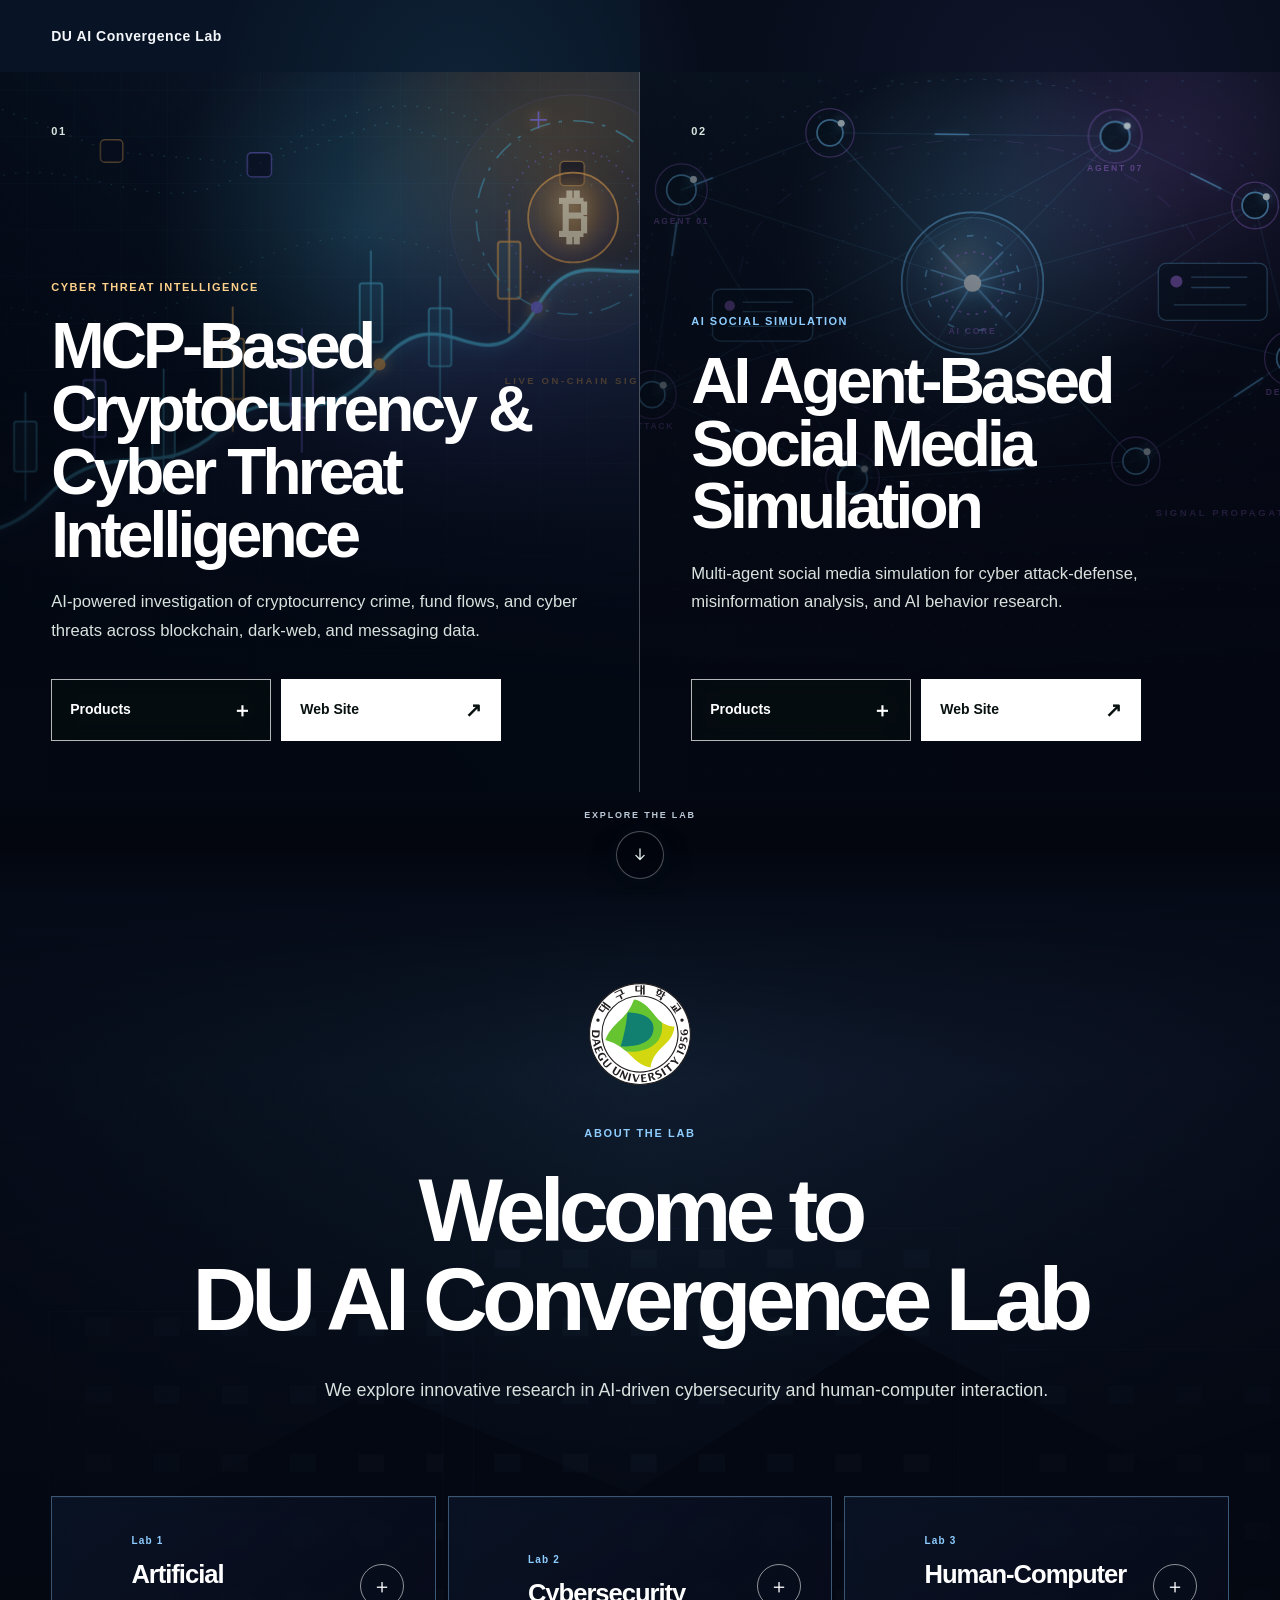
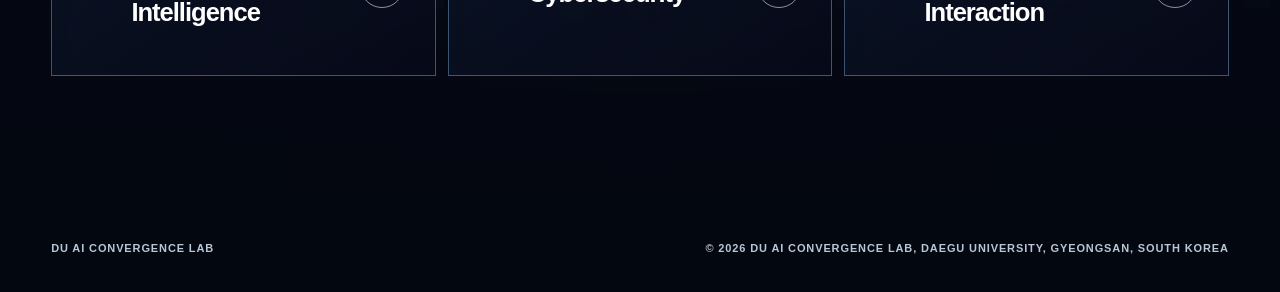
<file: index.html>
<!doctype html>
<html lang="en">
  <head>
    <meta charset="utf-8" />
    <meta name="viewport" content="width=device-width, initial-scale=1" />
    <meta
      name="description"
      content="Main page showcasing our research areas, products, and lab information."
    />
    <meta name="theme-color" content="#07110f" />

    <title>DU AI Convergence Lab</title>

    <link rel="icon" href="assets/Daegu_Univ_Logo.svg" type="image/svg+xml" />
    <link rel="stylesheet" href="styles.css?v=20260820-12" />
  </head>

  <body class="home-page">
    <a class="skip-link" href="#main-content">Skip to main content</a>

    <!-- 상단바 -->
    <header class="site-header">
      <a class="site-label" href="index.html" aria-label="Main page">
        <span>DU AI Convergence Lab</span>
      </a>

    </header>

    <main id="main-content">
      <h1 class="visually-hidden">Featured research areas and lab information</h1>
      <section class="featured-sites" aria-label="Featured research areas">
        <article
          class="featured-card"
          data-research-visual="crypto"
        >
          <div class="research-visual research-visual--crypto" aria-hidden="true">
            <svg viewBox="0 0 1000 900" preserveAspectRatio="xMidYMid slice">
              <defs>
                <pattern id="crypto-grid" width="54" height="54" patternUnits="userSpaceOnUse">
                  <path d="M54 0H0V54" fill="none" stroke="currentColor" opacity=".12" />
                </pattern>
                <linearGradient id="crypto-area" x1="0" y1="0" x2="0" y2="1">
                  <stop stop-color="#5ad7ff" stop-opacity=".3" />
                  <stop offset=".58" stop-color="#8b7cff" stop-opacity=".14" />
                  <stop offset="1" stop-color="#8b7cff" stop-opacity="0" />
                </linearGradient>
                <radialGradient id="crypto-coin" cx="45%" cy="38%" r="65%">
                  <stop stop-color="#fff4cf" stop-opacity=".34" />
                  <stop offset=".5" stop-color="#ffb85c" stop-opacity=".16" />
                  <stop offset="1" stop-color="#a86cff" stop-opacity=".03" />
                </radialGradient>
              </defs>

              <g class="visual-depth visual-depth--far">
                <rect width="1000" height="900" fill="url(#crypto-grid)" />
                <g class="crypto-ledger-lines">
                  <path d="M70 180C205 92 302 234 430 140S650 52 792 150 930 86 1015 20" />
                  <path d="M-20 330C135 250 220 375 355 290S590 205 720 278 890 220 1030 128" />
                  <path d="M120 72 260 126 430 140 575 92 792 150 915 94" />
                </g>
                <g class="crypto-blocks">
                  <rect x="56" y="164" width="28" height="28" rx="5" />
                  <rect x="247" y="112" width="26" height="26" rx="5" />
                  <rect x="417" y="127" width="28" height="28" rx="5" />
                  <rect x="779" y="137" width="28" height="28" rx="5" />
                  <rect x="902" y="81" width="26" height="26" rx="5" />
                </g>
              </g>

              <g class="visual-depth visual-depth--mid">
                <path
                  class="crypto-chart__area"
                  d="M-45 560C55 545 110 602 185 525S312 515 385 447 495 465 570 372 690 412 752 306 866 344 1040 176V680H-45Z"
                  fill="url(#crypto-area)"
                />
                <path
                  class="crypto-chart__line"
                  pathLength="100"
                  d="M-45 560C55 545 110 602 185 525S312 515 385 447 495 465 570 372 690 412 752 306 866 344 1040 176"
                />
                <path
                  class="crypto-chart__runner"
                  pathLength="100"
                  d="M-45 560C55 545 110 602 185 525S312 515 385 447 495 465 570 372 690 412 752 306 866 344 1040 176"
                />
                <g class="crypto-candles">
                  <g style="--delay: -1.1s"><line x1="160" y1="404" x2="160" y2="530" /><rect x="147" y="438" width="26" height="58" rx="3" /></g>
                  <g style="--delay: -2.8s"><line x1="240" y1="355" x2="240" y2="490" /><rect x="227" y="390" width="26" height="66" rx="3" /></g>
                  <g style="--delay: -.5s"><line x1="320" y1="377" x2="320" y2="520" /><rect x="307" y="412" width="26" height="68" rx="3" /></g>
                  <g style="--delay: -2.1s"><line x1="400" y1="305" x2="400" y2="450" /><rect x="387" y="342" width="26" height="70" rx="3" /></g>
                  <g style="--delay: -3.4s"><line x1="480" y1="330" x2="480" y2="474" /><rect x="467" y="365" width="26" height="69" rx="3" /></g>
                  <g style="--delay: -1.7s"><line x1="560" y1="240" x2="560" y2="386" /><rect x="547" y="278" width="26" height="68" rx="3" /></g>
                  <g style="--delay: -3s"><line x1="640" y1="270" x2="640" y2="414" /><rect x="627" y="307" width="26" height="67" rx="3" /></g>
                  <g style="--delay: -.9s"><line x1="720" y1="193" x2="720" y2="336" /><rect x="707" y="230" width="26" height="66" rx="3" /></g>
                </g>
              </g>

              <g class="visual-depth visual-depth--near">
                <g class="crypto-coin-rings">
                  <circle class="crypto-coin__aura" cx="794" cy="202" r="142" />
                  <circle class="crypto-coin__orbit crypto-coin__orbit--outer" cx="794" cy="202" r="112" />
                  <circle class="crypto-coin__orbit crypto-coin__orbit--inner" cx="794" cy="202" r="78" />
                  <circle class="crypto-coin__face" cx="794" cy="202" r="52" fill="url(#crypto-coin)" />
                </g>
                <text class="crypto-coin__symbol" x="794" y="225" text-anchor="middle">₿</text>
                <g class="crypto-sparks">
                  <path d="M930 225v30M915 240h30" />
                  <path d="M754 80v18M745 89h18" />
                  <circle cx="570" cy="372" r="6" />
                  <circle cx="752" cy="306" r="6" />
                </g>
                <g class="visual-meta">
                  <text x="715" y="395">LIVE ON-CHAIN SIGNAL</text>
                </g>
              </g>
            </svg>
          </div>
          <span class="featured-card__shade" aria-hidden="true"></span>

          <span class="featured-card__number">01</span>
          <div class="featured-card__content">
            <span class="featured-card__category">CYBER THREAT INTELLIGENCE</span>
            <strong>MCP-Based Cryptocurrency &amp; Cyber Threat Intelligence</strong>
            <span class="featured-card__description">
              AI-powered investigation of cryptocurrency crime, fund flows, and
              cyber threats across blockchain, dark-web, and messaging data.
            </span>
            <span class="featured-card__actions">
              <button
                class="featured-card__action featured-card__action--product"
                type="button"
                data-product-modal="hyun-woo"
              >
                Products
                <span aria-hidden="true">＋</span>
              </button>
              <!-- 웹사이트 주소 -->
              <a class="featured-card__action" href="https://racwoo.com/">
                Web Site
                <span aria-hidden="true">↗</span>
              </a>
            </span>
          </div>
        </article>

        <article
          class="featured-card"
          data-research-visual="agents"
        >
          <div class="research-visual research-visual--agents" aria-hidden="true">
            <svg viewBox="0 0 1000 900" preserveAspectRatio="xMidYMid slice">
              <defs>
                <pattern id="agent-dots" width="42" height="42" patternUnits="userSpaceOnUse">
                  <circle cx="2" cy="2" r="1.7" fill="currentColor" opacity=".14" />
                </pattern>
                <radialGradient id="agent-core" cx="42%" cy="35%" r="68%">
                  <stop stop-color="#e7f7ff" stop-opacity=".3" />
                  <stop offset=".46" stop-color="#78c8ff" stop-opacity=".13" />
                  <stop offset="1" stop-color="#b57dff" stop-opacity=".03" />
                </radialGradient>
              </defs>

              <g class="visual-depth visual-depth--far">
                <rect width="1000" height="900" fill="url(#agent-dots)" />
                <g class="agent-orbits">
                  <ellipse cx="515" cy="278" rx="382" ry="236" />
                  <ellipse cx="515" cy="278" rx="270" ry="166" />
                  <ellipse cx="515" cy="278" rx="170" ry="104" />
                </g>
              </g>

              <g class="visual-depth visual-depth--mid">
                <g class="agent-edges agent-edges--base">
                  <path d="M515 278 178 170M515 278 350 104M515 278 680 108M515 278 842 188M515 278 885 365M515 278 704 484M515 278 376 505M515 278 144 407" />
                  <path d="M178 170 350 104 680 108 842 188 885 365 704 484 376 505 144 407Z" />
                  <path d="M178 170 376 505M350 104 704 484M680 108 144 407M842 188 376 505" />
                </g>
                <g class="agent-edges agent-edges--flow">
                  <path pathLength="100" d="M515 278 178 170M515 278 350 104M515 278 680 108M515 278 842 188M515 278 885 365M515 278 704 484M515 278 376 505M515 278 144 407" />
                  <path pathLength="100" d="M178 170 350 104 680 108 842 188 885 365 704 484 376 505 144 407Z" />
                </g>
              </g>

              <g class="visual-depth visual-depth--near">
                <g class="agent-wave-field">
                  <circle cx="515" cy="278" r="82" />
                  <circle cx="515" cy="278" r="82" style="--delay: -2.2s" />
                </g>
                <g class="agent-core">
                  <circle class="agent-core__aura" cx="515" cy="278" r="76" fill="url(#agent-core)" />
                  <circle class="agent-core__orbit" cx="515" cy="278" r="55" />
                  <circle class="agent-core__ring" cx="515" cy="278" r="36" />
                  <circle class="agent-core__dot" cx="515" cy="278" r="10" />
                  <text x="515" y="337" text-anchor="middle">AI CORE</text>
                </g>
                <g class="agent-nodes">
                  <g class="agent-node" style="--delay: -.4s"><circle class="agent-node__halo" cx="178" cy="170" r="30" /><circle cx="178" cy="170" r="17" /><circle class="agent-node__status" cx="192" cy="158" r="4" /><text x="178" y="210" text-anchor="middle">AGENT 01</text></g>
                  <g class="agent-node" style="--delay: -2.3s"><circle class="agent-node__halo" cx="350" cy="104" r="28" /><circle cx="350" cy="104" r="15" /><circle class="agent-node__status" cx="363" cy="93" r="4" /></g>
                  <g class="agent-node" style="--delay: -1.1s"><circle class="agent-node__halo" cx="680" cy="108" r="31" /><circle cx="680" cy="108" r="17" /><circle class="agent-node__status" cx="694" cy="96" r="4" /><text x="680" y="148" text-anchor="middle">AGENT 07</text></g>
                  <g class="agent-node" style="--delay: -3.1s"><circle class="agent-node__halo" cx="842" cy="188" r="27" /><circle cx="842" cy="188" r="15" /><circle class="agent-node__status" cx="855" cy="178" r="4" /></g>
                  <g class="agent-node" style="--delay: -1.8s"><circle class="agent-node__halo" cx="885" cy="365" r="32" /><circle cx="885" cy="365" r="18" /><circle class="agent-node__status" cx="900" cy="353" r="4" /><text x="885" y="407" text-anchor="middle">DEFENSE</text></g>
                  <g class="agent-node" style="--delay: -.8s"><circle class="agent-node__halo" cx="704" cy="484" r="28" /><circle cx="704" cy="484" r="15" /><circle class="agent-node__status" cx="717" cy="473" r="4" /></g>
                  <g class="agent-node" style="--delay: -2.7s"><circle class="agent-node__halo" cx="376" cy="505" r="31" /><circle cx="376" cy="505" r="17" /><circle class="agent-node__status" cx="390" cy="493" r="4" /></g>
                  <g class="agent-node" style="--delay: -1.5s"><circle class="agent-node__halo" cx="144" cy="407" r="28" /><circle cx="144" cy="407" r="15" /><circle class="agent-node__status" cx="157" cy="396" r="4" /><text x="144" y="447" text-anchor="middle">ATTACK</text></g>
                </g>
                <g class="agent-post agent-post--one">
                  <rect x="730" y="255" width="126" height="66" rx="9" />
                  <circle cx="751" cy="276" r="7" />
                  <path d="M768 271h65M768 283h45M748 303h84" />
                </g>
                <g class="agent-post agent-post--two">
                  <rect x="214" y="285" width="116" height="60" rx="9" />
                  <circle cx="234" cy="304" r="6" />
                  <path d="M249 300h58M249 311h40M232 328h75" />
                </g>
                <g class="visual-meta">
                  <text x="727" y="548">SIGNAL PROPAGATION</text>
                </g>
              </g>
            </svg>
          </div>
          <span class="featured-card__shade" aria-hidden="true"></span>

          <span class="featured-card__number">02</span>
          <div class="featured-card__content">
            <span class="featured-card__category">AI SOCIAL SIMULATION</span>
            <strong>AI Agent-Based Social Media Simulation</strong>
            <span class="featured-card__description">
              Multi-agent social media simulation for cyber attack-defense,
              misinformation analysis, and AI behavior research.
            </span>
            <span class="featured-card__actions">
              <button
                class="featured-card__action featured-card__action--product"
                type="button"
                data-product-modal="ji-young"
              >
                Products
                <span aria-hidden="true">＋</span>
              </button>
              <!-- 웹사이트 2 주소 -->
              <a class="featured-card__action" href="https://numguri.com/">
                Web Site
                <span aria-hidden="true">↗</span>
              </a>
            </span>
          </div>
        </article>
      </section>

      <!-- ==========================================================
        PRODUCT MODAL / 제품 소개

        제품명과 설명은 아래 product-item 안의 문구를 교체하세요.
        영상 파일은 assets/videos 폴더에 넣고 source의 src와 이름을 맞추세요.
        카테고리를 추가하려면 product-category(details) 묶음을 복사하면 됩니다.
      =========================================================== -->
      <dialog
        class="product-modal"
        data-product-dialog
        data-theme="crypto"
        aria-labelledby="product-modal-title"
        aria-describedby="product-modal-description"
      >
        <div class="product-modal__shell">
          <header class="product-modal__header">
            <div class="product-modal__visual" aria-hidden="true">
              <span class="product-modal__visual-grid"></span>
              <span class="product-modal__visual-orbit"></span>
              <span class="product-modal__visual-core"></span>
              <span class="product-modal__visual-signal"></span>
            </div>
            <div class="product-modal__header-copy">
              <div class="product-modal__meta">
                <p class="product-modal__eyebrow" data-product-modal-eyebrow>
                  DIGITAL ASSET INTELLIGENCE
                </p>
                <span class="product-modal__count" data-product-modal-count>02 PRODUCTS</span>
              </div>
              <h2 id="product-modal-title" data-product-modal-title>Products</h2>
              <p class="product-modal__lead" id="product-modal-description">
                Explore each platform through its core capabilities, system overview,
                and working demonstration.
              </p>
              <div class="product-modal__stats" aria-label="Product suite summary">
                <span>
                  <strong data-product-modal-focus></strong>
                </span>
              </div>
            </div>
            <button class="product-modal__close" type="button" data-product-close aria-label="Close products">
              <span aria-hidden="true">×</span>
            </button>
          </header>

          <div class="product-modal__body">
            <!-- 가상자산 및 사이버 위협 인텔리전스 제품 목록 -->
            <section class="product-set" data-product-set="hyun-woo" data-product-theme="crypto" aria-label="Cryptocurrency and cyber threat intelligence product list">
              <details class="product-category" open>
                <summary id="crypto-product-01-title">
                  <span class="product-category__heading">
                    <span>Integrated Cryptocurrency and Cyber Threat Intelligence Platform</span>
                  </span>
                  <span class="product-category__toggle" aria-hidden="true">＋</span>
                </summary>
                <div class="product-category__content">
                  <article class="product-item" aria-labelledby="crypto-product-01-title">
                    <div class="product-item__copy">
                      <ul class="product-item__tags" aria-label="Key capabilities">
                        <li>On-chain Intelligence</li>
                        <li>Knowledge Graph</li>
                        <li>Digital Forensics</li>
                      </ul>
                      <p>
                        This platform integrates and analyzes data scattered across the dark web, encrypted messaging services, social media, and blockchain networks to uncover connections between cryptocurrency-related crime and cyber threats. Users can monitor dark web crawling activity and search collected URLs, cryptocurrency addresses, email addresses, and messaging accounts. The platform also provides real-time visibility into data collection across channels such as Telegram, Session, and SafeW.

It traces transaction relationships and potential cross-chain links involving major cryptocurrencies, including Bitcoin and TRON. Using on-chain intelligence, the platform visualizes fund flows and connections among criminal organizations, exchanges, and wallet addresses. Data from the dark web, messaging services, social media, and blockchain networks is consolidated into a unified knowledge graph, while large language models (LLMs) identify key entities and analyze significant relationships within each case.

The platform can also collect wallet addresses, transaction records, relevant applications, and other cryptocurrency-related artifacts from seized or otherwise acquired cold wallets, computers, and digital devices. These findings can then be correlated with on-chain analysis results. When a case is registered through the agent console, the platform automatically performs the associated data collection, tracing, and analysis workflows, reducing the time and repetitive work required for investigations.

The platform can be used for cryptocurrency crime investigations, anti-money laundering and fund tracing, digital forensics, cyber threat intelligence, and the analysis of connections between criminal organizations.

                      </p>
                    </div>
                    <div class="product-video">
                      <video controls preload="none" playsinline poster="assets/placeholders/product-demo-crypto.svg" aria-label="Cryptocurrency and cyber threat intelligence platform demo video">
                        <source src="assets/videos/hyunwoo_video2.mp4" type="video/mp4" />
                        Your browser does not support video playback.
                      </video>
                      <p class="product-video__caption">
                        <span>PRODUCT DEMO</span>
                        <span class="product-video__status"><i aria-hidden="true"></i> VIDEO</span>
                      </p>
                    </div>
                  </article>
                </div>
              </details>

              <details class="product-category">
                <summary id="crypto-product-02-title">
                  <span class="product-category__heading">
                    <span>MCP- and AI Agent–Powered Platform for Automated Cryptocurrency Threat Analysis</span>
                  </span>
                  <span class="product-category__toggle" aria-hidden="true">＋</span>
                </summary>
                <div class="product-category__content">
                  <article class="product-item" aria-labelledby="crypto-product-02-title">
                    <div class="product-item__copy">
                      <ul class="product-item__tags" aria-label="Key capabilities">
                        <li>MCP Orchestration</li>
                        <li>Cross-chain Tracing</li>
                        <li>LLM Analysis</li>
                      </ul>
                      <p>
                        This AI-powered threat analysis platform connects dark web crawlers, encrypted messaging services, cryptocurrency tracing engines, on-chain intelligence, and knowledge graph analytics through MCP-based modules. Users can monitor data collected from the dark web and channels such as Telegram, Session, and SafeW, while accessing consolidated information on suspicious accounts and cryptocurrency addresses.

The cryptocurrency tracing module tracks transaction flows and connections between addresses across major blockchains, including Bitcoin and TRON. It also visualizes clusters of high-risk addresses and indicators of cross-chain asset movements. The module analyzes fund-obfuscation patterns such as Split, Peel, and Merge, in which funds are distributed across multiple addresses or later recombined, to identify potential money laundering activity and indirect transaction routes. Using on-chain intelligence, users can access label data associated with threat groups such as the Lazarus Group, along with information on related wallets and exchanges. An LLM then identifies the most relevant indicators and relationships for each case.

Data collected from the dark web, encrypted messaging services, social media, and blockchain networks is integrated into a unified knowledge graph. Users can ask the LLM to analyze key nodes and their relationships, while the agent console automatically handles case-specific data collection, asset tracing, relationship analysis, and result organization.

The platform can be used for cryptocurrency crime investigations, cyber threat intelligence, fund-flow tracing, criminal network analysis, and digital asset risk monitoring.

                      </p>
                    </div>
                    <div class="product-video">
                      <video controls preload="none" playsinline poster="assets/placeholders/product-demo-crypto.svg" aria-label="MCP and AI agent threat analysis platform demo video">
                        <source src="assets/videos/hyunwoo_video1.mp4" type="video/mp4" />
                        Your browser does not support video playback.
                      </video>
                      <p class="product-video__caption">
                        <span>PRODUCT DEMO</span>
                        <span class="product-video__status"><i aria-hidden="true"></i> VIDEO</span>
                      </p>
                    </div>
                  </article>
                </div>
              </details>
            </section>

            <!-- AI 에이전트 기반 소셜미디어 시뮬레이션 제품 목록 -->
            <section class="product-set" data-product-set="ji-young" data-product-theme="agents" aria-label="AI agent-based social media simulation product list" hidden>
              <details class="product-category" open>
                <summary id="agents-product-01-title">
                  <span class="product-category__heading">
                    <span>XRange: An AI Agent-Based Social Media Attack–Defense Simulation Platform</span>
                  </span>
                  <span class="product-category__toggle" aria-hidden="true">＋</span>
                </summary>
                <div class="product-category__content">
                  <article class="product-item" aria-labelledby="agents-product-01-title">
                    <div class="product-item__copy">
                      <ul class="product-item__tags" aria-label="Key capabilities">
                        <li>Attack–Defense</li>
                        <li>Real-time Agents</li>
                        <li>Content Moderation</li>
                      </ul>
                      <p>
                        XRange is a social media simulation platform that recreates user and AI agent activity, content spread, and interactions in a realistic SNS environment. It supports posting, quoting, reposting, likes, follows, search, and profiles — letting you watch AI criminal and investigator agents generate content and react in real time.

The admin console manages account and agent status with unified access to posts, media, and behavior logs. Suspensions and reinstatements, post moderation, admin action records, and attack–defense round progress are all tracked, keeping large multi-agent experiments running stably.

Useful for cybercrime response training, misinformation and opinion-spread analysis, AI agent behavior validation, and social media threat scenario research.
                      </p>
                    </div>
                    <div class="product-video">
                      <video controls preload="none" playsinline poster="assets/placeholders/product-demo-agents.svg" aria-label="XRange simulation platform demo video">
                        <source src="assets/videos/jiyoung_video1.mp4" type="video/mp4" />
                        Your browser does not support video playback.
                      </video>
                      <p class="product-video__caption">
                        <span>PRODUCT DEMO</span>
                        <span class="product-video__status"><i aria-hidden="true"></i> VIDEO</span>
                      </p>
                    </div>
                  </article>
                </div>
              </details>

              <details class="product-category">
                <summary id="agents-product-02-title">
                  <span class="product-category__heading">
                    <span>XRange Unified Account &amp; Agent Management System</span>
                  </span>
                  <span class="product-category__toggle" aria-hidden="true">＋</span>
                </summary>
                <div class="product-category__content">
                  <article class="product-item" aria-labelledby="agents-product-02-title">
                    <div class="product-item__copy">
                      <ul class="product-item__tags" aria-label="Key capabilities">
                        <li>Account Operations</li>
                        <li>Audit Logs</li>
                        <li>Bulk Control</li>
                      </ul>
                      <p>
                        An administrator system for centrally managing the many platform accounts and AI agents running in a social media simulation environment. You can review each account's linked agent, visibility scope, post and follower counts, and operational status, then suspend, reinstate, or delete accounts individually or in bulk.

Agent roles, personalities, creation dates, and running states are all visible on a single screen, and agents no longer in use once an experiment ends can be selected and deleted in batches. Before deletion, the system explains the scope of impact, warns that the action is irreversible, and records the reason for each action — preventing operational mistakes and keeping a clear audit trail.

Useful for running large-scale AI agent experiments, managing virtual accounts, organizing research data, and providing administrative control over social media simulation environments.
                      </p>
                    </div>
                    <div class="product-video">
                      <video controls preload="none" playsinline poster="assets/placeholders/product-demo-agents.svg" aria-label="Account and agent management system demo video">
                        <source src="assets/videos/jiyoung_video2.mp4" type="video/mp4" />
                        Your browser does not support video playback.
                      </video>
                      <p class="product-video__caption">
                        <span>PRODUCT DEMO</span>
                        <span class="product-video__status"><i aria-hidden="true"></i> VIDEO</span>
                      </p>
                    </div>
                  </article>
                </div>
              </details>
              <details class="product-category">
                <summary id="agents-product-03-title">
                  <span class="product-category__heading">
                    <span>Multi-Persona AI Social Behavior Simulation System</span>
                  </span>
                  <span class="product-category__toggle" aria-hidden="true">＋</span>
                </summary>
                <div class="product-category__content">
                  <article class="product-item" aria-labelledby="agents-product-03-title">
                    <div class="product-item__copy">
                      <ul class="product-item__tags" aria-label="Key capabilities">
                        <li>Persona Engine</li>
                        <li>Behavior Simulation</li>
                        <li>Experiment Analytics</li>
                      </ul>
                      <p>
                        A simulation system for creating AI agents with different ages, occupations, interests, personalities, and social media habits, then testing how they behave in a virtual social media environment. Personas can be configured manually or generated at random, with control over tone of voice, use of profanity, activity level, attitude toward others, behavioral tendencies, and image-posting probability.

After selecting the agents for an experiment, you set the run duration, round interval, image generation, forced login, and activity conditions to launch a multi-agent run. Agents autonomously post, comment, like, quote, repost, and follow, with the results visible directly in the platform feed.

Once an experiment ends, you can review participating accounts, generated posts, content exposure, behavior logs, and each agent's decision output by round. Useful for AI persona behavior validation, content diffusion research, misinformation countermeasure experiments, social media user response analysis, and cyber attack–defense scenario evaluation.
                      </p>
                    </div>
                    <div class="product-video">
                      <video controls preload="none" playsinline poster="assets/placeholders/product-demo-agents.svg" aria-label="Multi-persona AI simulation system demo video">
                        <source src="assets/videos/jiyoung_video3.mp4" type="video/mp4" />
                        Your browser does not support video playback.
                      </video>
                      <p class="product-video__caption">
                        <span>PRODUCT DEMO</span>
                        <span class="product-video__status"><i aria-hidden="true"></i> VIDEO</span>
                      </p>
                    </div>
                  </article>
                </div>
              </details>
            </section>
          </div>
        </div>
      </dialog>

      <!--
        PROFESSOR MODAL / 교수별 소개
        1. 교수 사진은 professor-profile__photo 안의 img src 경로를 교체하세요.
        2. 교수별 Projects, Publications, Patents 항목은 해당 카드 안에서 수정하세요.
        3. 교수 프로필을 추가할 때는 버튼과 professor-profile article을 함께 복사하세요.
      -->
      <dialog
        class="product-modal professor-modal"
        id="professor-dialog"
        data-professor-dialog
        data-theme="professor"
        aria-labelledby="professor-1-name"
        aria-describedby="professor-1-description"
      >
        <div class="professor-modal__shell">
          <button
            class="product-modal__close professor-modal__close"
            type="button"
            data-professor-close
            aria-label="교수 소개 닫기"
          >
            ×
          </button>

          <article
            class="professor-profile"
            data-professor-profile="professor-1"
            aria-labelledby="professor-1-name"
          >
            <header class="professor-profile__hero">
              <div class="professor-profile__identity">
                <h2 id="professor-1-name">Jiyeon Kim</h2>
                <p class="professor-profile__description" id="professor-1-description">
                  Daegu University, Dept. of Computer Engineering
                </p>
              </div>

              <figure class="professor-profile__photo">
                <img
                  src="assets/images/kimjy.jpg"
                  alt="교수 1 사진"
                  width="800"
                  height="1000"
                />
              </figure>
            </header>

            <div class="professor-profile__body">
              <section class="professor-category-grid" aria-label="교수 1 연구 실적">
                <details class="professor-category professor-category--projects">
                  <summary class="professor-category__summary">
                    <span>01</span>
                    <div>
                      <h3>Projects</h3>
                    </div>
                    <span class="professor-category__toggle" aria-hidden="true"></span>
                  </summary>
                  <div class="professor-category__content">
                    <ol class="professor-project-list">
                      <li class="professor-project">
                        <p class="professor-project__period">
                          <time datetime="2023-04">2023.04.</time>
                          <span aria-hidden="true">—</span>
                          <time datetime="2025-12">2025.12.</time>
                        </p>
                        <h4>
                          Development of Active Dark Web Intelligence Collection, Analysis, and
                          Tracking Technologies for Crime Prevention
                        </h4>
                        <p class="professor-project__funding">
                          <span>Funded by</span>
                          <strong>Korean National Police Agency</strong>
                        </p>
                      </li>

                      <li class="professor-project">
                        <p class="professor-project__period">
                          <time datetime="2023-06">2023.06.</time>
                          <span aria-hidden="true">—</span>
                          <time datetime="2023-12">2023.12.</time>
                        </p>
                        <h4>
                          Strategies to Strengthen Information Security Capabilities and Improve
                          Institutional Evaluations for Public Agencies under the Ministry of
                          Science and ICT
                        </h4>
                        <p class="professor-project__funding">
                          <span>Funded by</span>
                          <strong>Ministry of Science and ICT</strong>
                        </p>
                      </li>

                      <li class="professor-project">
                        <p class="professor-project__period">
                          <time datetime="2023-04">2023.04.</time>
                          <span aria-hidden="true">—</span>
                          <time datetime="2023-10">2023.10.</time>
                        </p>
                        <h4>
                          Research on Cloud Security and Zero Trust Strategies for Korea's Public
                          Sector
                        </h4>
                        <p class="professor-project__funding">
                          <span>Funded by</span>
                          <strong>National Security Research Institute (NSR)</strong>
                        </p>
                      </li>

                      <li class="professor-project">
                        <p class="professor-project__period">
                          <time datetime="2022-09">2022.09.</time>
                          <span aria-hidden="true">—</span>
                          <time datetime="2022-11">2022.11.</time>
                        </p>
                        <h4>
                          A Mid- to Long-Term Development Plan for Information Security Education
                          Centers and Gifted Education Programs
                        </h4>
                        <p class="professor-project__funding">
                          <span>Funded by</span>
                          <strong>Korea Education and Research Information Service (KERIS)</strong>
                        </p>
                      </li>

                      <li class="professor-project">
                        <p class="professor-project__period">
                          <time datetime="2022-03">2022.03.</time>
                          <span aria-hidden="true">—</span>
                          <time datetime="2022-11">2022.11.</time>
                        </p>
                        <h4>Confidential Research Project</h4>
                        <p class="professor-project__funding">
                          <span>Funded by</span>
                          <strong>Supreme Prosecutors' Office</strong>
                        </p>
                      </li>

                      <li class="professor-project">
                        <p class="professor-project__period">
                          <time datetime="2022-04">2022.04.</time>
                          <span aria-hidden="true">—</span>
                          <time datetime="2022-10">2022.10.</time>
                        </p>
                        <h4>
                          Analysis of U.S. Public-Sector Cloud Security Strategies and Technology
                          Architecture Trends
                        </h4>
                        <p class="professor-project__funding">
                          <span>Funded by</span>
                          <strong>National Security Research Institute (NSR)</strong>
                        </p>
                      </li>

                      <li class="professor-project">
                        <p class="professor-project__period">
                          <time datetime="2022-04">2022.04.</time>
                          <span aria-hidden="true">—</span>
                          <time datetime="2022-09">2022.09.</time>
                        </p>
                        <h4>
                          Cloud Migration Consulting and Guidance Development for Educational and
                          Administrative Institutions
                        </h4>
                        <p class="professor-project__funding">
                          <span>Funded by</span>
                          <strong>Ministry of Education</strong>
                        </p>
                      </li>

                      <li class="professor-project">
                        <p class="professor-project__period">
                          <time datetime="2018-06">2018.06.</time>
                          <span aria-hidden="true">—</span>
                          <time datetime="2021-11">2021.11.</time>
                        </p>
                        <h4>Development of a Performance-Metrics-Based Cloud Intrusion Detection System</h4>
                        <p class="professor-project__funding">
                          <span>Funded by</span>
                          <strong>National Research Foundation of Korea (NRF)</strong>
                        </p>
                      </li>

                      <li class="professor-project">
                        <p class="professor-project__period">
                          <time datetime="2021-04">2021.04.</time>
                          <span aria-hidden="true">—</span>
                          <time datetime="2021-11">2021.11.</time>
                        </p>
                        <h4>Confidential Research Project</h4>
                        <p class="professor-project__funding">
                          <span>Funded by</span>
                          <strong>Supreme Prosecutors' Office</strong>
                        </p>
                      </li>

                      <li class="professor-project">
                        <p class="professor-project__period">
                          <time datetime="2021-04">2021.04.</time>
                          <span aria-hidden="true">—</span>
                          <time datetime="2021-10">2021.10.</time>
                        </p>
                        <h4>Research on Software Verification Methods for Cloud Operating Environments</h4>
                        <p class="professor-project__funding">
                          <span>Funded by</span>
                          <strong>National Security Research Institute (NSR)</strong>
                        </p>
                      </li>
                    </ol>
                  </div>
                </details>

                <details class="professor-category professor-category--publications">
                  <summary class="professor-category__summary">
                    <span>02</span>
                    <div>
                      <h3>Publications</h3>
                    </div>
                    <span class="professor-category__toggle" aria-hidden="true"></span>
                  </summary>
                  <div class="professor-category__content">
                    <section
                      class="professor-publication-group"
                      aria-labelledby="professor-1-international-publications"
                    >
                      <header class="professor-publication-group__heading">
                        <span>INTERNATIONAL</span>
                        <h4 id="professor-1-international-publications">
                          International Publications
                        </h4>
                      </header>

                      <ol class="professor-publication-list">
                        <li class="professor-publication">
                          <p class="professor-publication__authors">Sol-Kyu Park and Jiyeon Kim</p>
                          <h5>
                            <a
                              href="https://ieeexplore.ieee.org/abstract/document/11535799"
                              target="_blank"
                              rel="noreferrer"
                            >
                              Development of a Traffic Fingerprinting-Based Hidden Service Access
                              Identification System for Dark Web Drug Investigations
                              <span aria-hidden="true">↗</span>
                            </a>
                          </h5>
                          <p class="professor-publication__details">
                            <cite>IEEE Access</cite>
                            <span>Vol. 14</span>
                            <span>pp. 81323–81351</span>
                            <time datetime="2026-05">May 2026</time>
                            <span class="professor-publication__impact">IF 3.6</span>
                          </p>
                        </li>

                        <li class="professor-publication">
                          <p class="professor-publication__authors">Jin Gyeong Kim and Jiyeon Kim</p>
                          <h5>
                            <a
                              href="https://journals.plos.org/plosone/article?id=10.1371/journal.pone.0344470"
                              target="_blank"
                              rel="noreferrer"
                            >
                              Hybrid Text Mining Models for Investigative Keyword Expansion on
                              Child Sexual Abuse in the Dark Web
                              <span aria-hidden="true">↗</span>
                            </a>
                          </h5>
                          <p class="professor-publication__details">
                            <cite>PLOS ONE</cite>
                            <span>Vol. 21, No. 5</span>
                            <span>pp. 1–21</span>
                            <time datetime="2026-05">May 2026</time>
                            <span class="professor-publication__impact">IF 2.9</span>
                          </p>
                        </li>

                        <li class="professor-publication">
                          <p class="professor-publication__authors">Dong-Won Kang and Jiyeon Kim</p>
                          <h5>
                            <a
                              href="https://ieeexplore.ieee.org/document/11366852"
                              target="_blank"
                              rel="noreferrer"
                            >
                              Identification of Criminal Networks via External Identifier-Based
                              Clustering on the Dark Web
                              <span aria-hidden="true">↗</span>
                            </a>
                          </h5>
                          <p class="professor-publication__details">
                            <cite>IEEE Access</cite>
                            <span>Vol. 14</span>
                            <span>pp. 15394–15413</span>
                            <time datetime="2026-01">January 2026</time>
                            <span class="professor-publication__impact">IF 3.6</span>
                          </p>
                        </li>

                        <li class="professor-publication">
                          <p class="professor-publication__authors">
                            Eun-Young Park, Hyeon-Woo Lee, and Jiyeon Kim
                          </p>
                          <h5>
                            <a
                              href="https://ieeexplore.ieee.org/abstract/document/11363471"
                              target="_blank"
                              rel="noreferrer"
                            >
                              Hybrid GNN-Based Link Prediction Model for Identifying Drug-Related
                              Organized Crime Groups on Twitter
                              <span aria-hidden="true">↗</span>
                            </a>
                          </h5>
                          <p class="professor-publication__details">
                            <cite>IEEE Access</cite>
                            <span>Vol. 14</span>
                            <span>pp. 15044–15063</span>
                            <time datetime="2026-01">January 2026</time>
                            <span class="professor-publication__impact">IF 3.6</span>
                          </p>
                        </li>

                        <li class="professor-publication">
                          <p class="professor-publication__authors">
                            Hyeon-Woo Lee, Su-Bin Lee, and Jiyeon Kim
                          </p>
                          <h5>
                            <a
                              href="https://www.mdpi.com/2079-9292/15/1/162"
                              target="_blank"
                              rel="noreferrer"
                            >
                              Development of Crawling and Knowledge Graph Technologies for
                              Tracking Organized Sexual Offenses on Social Media X
                              <span aria-hidden="true">↗</span>
                            </a>
                          </h5>
                          <p class="professor-publication__details">
                            <cite>Electronics</cite>
                            <span>Vol. 15, No. 1, Article 162</span>
                            <span>pp. 1–41</span>
                            <time datetime="2026-01">January 2026</time>
                            <span class="professor-publication__impact">IF 2.6</span>
                          </p>
                        </li>

                        <li class="professor-publication">
                          <p class="professor-publication__authors">
                            Da-Sol Kim, Jin-Woo Shin, and Dong-Won Kang
                          </p>
                          <h5>
                            <a
                              href="https://ieeexplore.ieee.org/document/11391049"
                              target="_blank"
                              rel="noreferrer"
                            >
                              A Comparative Security Analysis of Storage-Integrated Web
                              Applications in Heterogeneous Cloud Environments
                              <span aria-hidden="true">↗</span>
                            </a>
                          </h5>
                          <p class="professor-publication__details">
                            <cite>Proceedings of IEEE SNAMS 2025</cite>
                            <span>pp. 30–37</span>
                            <span>Vienna, Austria</span>
                            <time datetime="2025-11">November 2025</time>
                          </p>
                        </li>
                      </ol>
                    </section>

                    <section
                      class="professor-publication-group professor-publication-group--domestic"
                      aria-labelledby="professor-1-domestic-publications"
                    >
                      <header class="professor-publication-group__heading">
                        <span>DOMESTIC</span>
                        <h4 id="professor-1-domestic-publications">Domestic Publications</h4>
                      </header>
                      <ol class="professor-publication-list">
                        <li class="professor-publication">
                          <p class="professor-publication__authors">
                            Hyeon-Woo Lee, Eun-Young Park, Sooncheol Kim, and Jiyeon Kim
                          </p>
                          <h5>
                            <a
                              href="https://www.kci.go.kr/kciportal/ci/sereArticleSearch/ciSereArtiView.kci?sereArticleSearchBean.artiId=ART003305223"
                              target="_blank"
                              rel="noreferrer"
                            >
                              A GNN-Based Bitcoin Mixing Detection Method via Subgraph Generation of Mixing Transactions
                              <span aria-hidden="true">↗</span>
                            </a>
                          </h5>
                          <p class="professor-publication__details">
                            <cite>Journal of The Korea Society of Computer and Information</cite>
                            <span>Vol. 31, No. 2</span>
                            <span>pp. 139–151</span>
                            <time datetime="2026-02">February 2026</time>
                            <span>NRF Indexed Journal</span>
                            <span class="professor-publication__impact">KCI</span>
                          </p>
                        </li>
                        <li class="professor-publication">
                          <p class="professor-publication__authors">
                            Jinwoo Shin, Dong-Won Kang, and Jiyeon Kim
                          </p>
                          <h5>
                            <a
                              href="https://www.kci.go.kr/kciportal/mobile/ci/sereArticleSearch/ciSereArtiView.kci?sereArticleSearchBean.artiId=ART003280518"
                              target="_blank"
                              rel="noreferrer"
                            >
                              Machine Learning-Based Application-Layer Network Fingerprinting for Dark Web Criminal Service Classification
                              <span aria-hidden="true">↗</span>
                            </a>
                          </h5>
                          <p class="professor-publication__details">
                            <cite>Journal of The Korea Society of Computer and Information</cite>
                            <span>Vol. 30, No. 12</span>
                            <span>pp. 195–204</span>
                            <time datetime="2025-12">December 2025</time>
                            <span>NRF Indexed Journal</span>
                            <span class="professor-publication__impact">KCI</span>
                          </p>
                        </li>
                        <li class="professor-publication">
                          <p class="professor-publication__authors">
                            Jin-Gyeong Kim, Eun-Young Park, Da-Sol Kim, Cho-Won Kim, and Jiyeon Kim
                          </p>
                          <h5>
                            <a
                              href="https://koreascience.kr/article/JAKO202431953052886.page"
                              target="_blank"
                              rel="noreferrer"
                            >
                              Development of a Model for Identifying Drug Organizations and Their Scale through Tweet Clustering
                              <span aria-hidden="true">↗</span>
                            </a>
                          </h5>
                          <p class="professor-publication__details">
                            <cite>Journal of The Korea Society of Computer and Information</cite>
                            <span>Vol. 29, No. 10</span>
                            <span>pp. 207–218</span>
                            <time datetime="2024-10">October 2024</time>
                            <span>NRF Indexed Journal</span>
                            <span class="professor-publication__impact">KCI</span>
                          </p>
                        </li>
                        <li class="professor-publication">
                          <p class="professor-publication__authors">
                            Eun-Young Park, Jiyeon Kim, and Chang-Hoon Kim
                          </p>
                          <h5>
                            <a
                              href="https://www.dbpia.co.kr/pdf/pdfView.do?nodeId=NODE11722653&amp;googleIPSandBox=false&amp;mark=0&amp;ipRange=false&amp;b2cLoginYN=false&amp;isPDFSizeAllowed=true&amp;accessgl=Y&amp;language=ko_KR&amp;hasTopBanner=true"
                              target="_blank"
                              rel="noreferrer"
                            >
                              A Tracking Method of Same Drug Sales Accounts through Similarity Analysis of Instagram Profiles and Posts
                              <span aria-hidden="true">↗</span>
                            </a>
                          </h5>
                          <p class="professor-publication__details">
                            <cite>Journal of The Korea Society of Computer and Information</cite>
                            <span>Vol. 29, No. 2</span>
                            <span>pp. 109–118</span>
                            <time datetime="2024-02">February 2024</time>
                            <span>NRF Indexed Journal</span>
                            <span class="professor-publication__impact">KCI</span>
                          </p>
                        </li>
                        <li class="professor-publication">
                          <p class="professor-publication__authors">
                            Kyeong-Hyun Cho, Jae-Han Cho, Hyeon-Woo Lee, and Jiyeon Kim
                          </p>
                          <h5>
                            <a
                              href="https://www.kci.go.kr/kciportal/ci/sereArticleSearch/ciSereArtiView.kci?sereArticleSearchBean.artiId=ART002951688"
                              target="_blank"
                              rel="noreferrer"
                            >
                              Design and Forensic Analysis of a Zero Trust Model for Amazon S3
                              <span aria-hidden="true">↗</span>
                            </a>
                          </h5>
                          <p class="professor-publication__details">
                            <cite>Journal of The Korea Institute of Information Security and Cryptology</cite>
                            <span>Vol. 33, No. 2</span>
                            <span>pp. 295–303</span>
                            <time datetime="2023-04">April 2023</time>
                            <span>NRF Indexed Journal</span>
                            <span class="professor-publication__impact">KCI</span>
                          </p>
                        </li>
                        <li class="professor-publication">
                          <p class="professor-publication__authors">
                            Jae Han Cho, Jae Min Park, Tae Hyeop Kim, Seung Wook Lee, and Jiyeon Kim
                          </p>
                          <h5>
                            <a
                              href="https://www.kci.go.kr/kciportal/ci/sereArticleSearch/ciSereArtiView.kci?sereArticleSearchBean.artiId=ART002945802"
                              target="_blank"
                              rel="noreferrer"
                            >
                              Machine Learning-Based Detection of HTTP DoS Attacks for Cloud Web Applications
                              <span aria-hidden="true">↗</span>
                            </a>
                          </h5>
                          <p class="professor-publication__details">
                            <cite>Smart Media Journal</cite>
                            <span>Vol. 12, No. 2</span>
                            <span>pp. 66–75</span>
                            <time datetime="2023-03">March 2023</time>
                            <span>NRF Indexed Journal</span>
                            <span class="professor-publication__impact">KCI</span>
                          </p>
                        </li>
                      </ol>
                    </section>
                  </div>
                </details>

                <details class="professor-category professor-category--patents">
                  <summary class="professor-category__summary">
                    <span>03</span>
                    <div>
                      <h3>Patents</h3>
                    </div>
                    <span class="professor-category__toggle" aria-hidden="true"></span>
                  </summary>
                  <div class="professor-category__content">
                    <ol class="professor-patent-list">
                      <li class="professor-patent">
                        <header class="professor-patent__header">
                          <span class="professor-patent__status professor-patent__status--granted">Granted</span>
                          <time datetime="2026-06-19">June 19, 2026</time>
                        </header>
                        <p class="professor-patent__inventors">
                          Eun-Young Park, Jiyeon Kim, and Chang-Hoon Kim
                        </p>
                        <h4>Method for Tracking Identical Drug Distribution Accounts through Similarity Analysis of Instagram Profiles and Posts</h4>
                        <dl class="professor-patent__numbers">
                          <div>
                            <dt>Registration No.</dt>
                            <dd>10-2981812</dd>
                          </div>
                          <div>
                            <dt>Application No.</dt>
                            <dd>10-2023-0196037</dd>
                          </div>
                        </dl>
                      </li>
                      <li class="professor-patent">
                        <header class="professor-patent__header">
                          <span class="professor-patent__status professor-patent__status--applied">Applied</span>
                          <time datetime="2024-09-09">September 9, 2024</time>
                        </header>
                        <p class="professor-patent__inventors">
                          Hyeon-Woo Lee, Su-Bin Lee, Jiyeon Kim, and Chang-Hoon Kim
                        </p>
                        <h4>System and Method for Tracking Sexual Offense Organizations on Social Media</h4>
                        <dl class="professor-patent__numbers">
                          <div>
                            <dt>Application No.</dt>
                            <dd>10-2024-0122502</dd>
                          </div>
                        </dl>
                      </li>
                      <li class="professor-patent">
                        <header class="professor-patent__header">
                          <span class="professor-patent__status professor-patent__status--applied">Applied</span>
                          <time datetime="2024-08-27">August 27, 2024</time>
                        </header>
                        <p class="professor-patent__inventors">
                          Jin Gyeong Kim, Jiyeon Kim, and Chang-Hoon Kim
                        </p>
                        <h4>System and Method for Collecting Child Sexual Abuse Clues on the Dark Web</h4>
                        <dl class="professor-patent__numbers">
                          <div>
                            <dt>Application No.</dt>
                            <dd>10-2024-0114836</dd>
                          </div>
                        </dl>
                      </li>
                      <li class="professor-patent">
                        <header class="professor-patent__header">
                          <span class="professor-patent__status professor-patent__status--applied">Applied</span>
                          <time datetime="2024-06-20">June 20, 2024</time>
                        </header>
                        <p class="professor-patent__inventors">
                          Dong-Won Kang, Jiyeon Kim, and Chang-Hoon Kim
                        </p>
                        <h4>Method for Collecting Content from Dark Websites</h4>
                        <dl class="professor-patent__numbers">
                          <div>
                            <dt>Application No.</dt>
                            <dd>10-2024-0080318</dd>
                          </div>
                        </dl>
                      </li>
                      <li class="professor-patent">
                        <header class="professor-patent__header">
                          <span class="professor-patent__status professor-patent__status--applied">Applied</span>
                          <time datetime="2024-02-26">February 26, 2024</time>
                        </header>
                        <p class="professor-patent__inventors">
                          Jin Gyeong Kim, Eun-Young Park, Jae-Min Park, Hyeon-Woo Lee, and Jiyeon Kim
                        </p>
                        <h4>DEVS-Based Digital Twin Modeling System for Smart Door Locks and Simulation Method Using the Same</h4>
                        <dl class="professor-patent__numbers">
                          <div>
                            <dt>Application No.</dt>
                            <dd>10-2024-0027175</dd>
                          </div>
                        </dl>
                      </li>
                      <li class="professor-patent">
                        <header class="professor-patent__header">
                          <span class="professor-patent__status professor-patent__status--granted">Granted</span>
                          <time datetime="2024-01-30">January 30, 2024</time>
                        </header>
                        <p class="professor-patent__inventors">Jiyeon Kim et al.</p>
                        <h4>Methods and Apparatus for Cost-Effective Real-Time Simulation in a Cloud-Native Environment</h4>
                        <dl class="professor-patent__numbers">
                          <div>
                            <dt>Registration No.</dt>
                            <dd>10-2633046</dd>
                          </div>
                        </dl>
                      </li>
                      <li class="professor-patent">
                        <header class="professor-patent__header">
                          <span class="professor-patent__status professor-patent__status--granted">Granted</span>
                          <time datetime="2021-07-05">July 5, 2021</time>
                        </header>
                        <p class="professor-patent__inventors">Jiyeon Kim et al.</p>
                        <h4>System for Evaluating the Performance of Blockchain-Based Services</h4>
                        <dl class="professor-patent__numbers">
                          <div>
                            <dt>Registration No.</dt>
                            <dd>1022752570000</dd>
                          </div>
                        </dl>
                      </li>
                      <li class="professor-patent">
                        <header class="professor-patent__header">
                          <span class="professor-patent__status professor-patent__status--granted">Granted</span>
                          <time datetime="2020-12-31">December 31, 2020</time>
                        </header>
                        <p class="professor-patent__inventors">Jiyeon Kim et al.</p>
                        <h4>Voice Phishing Prevention System, Method, and Recording Medium</h4>
                        <dl class="professor-patent__numbers">
                          <div>
                            <dt>Registration No.</dt>
                            <dd>1021998310000</dd>
                          </div>
                        </dl>
                      </li>
                    </ol>
                  </div>
                </details>
              </section>
            </div>
          </article>

          <article
            class="professor-profile"
            data-professor-profile="professor-2"
            aria-labelledby="professor-2-name"
            hidden
          >
            <header class="professor-profile__hero">
              <div class="professor-profile__identity">
                <p class="professor-profile__eyebrow">FACULTY PROFILE · 02</p>
                <h2 id="professor-2-name">Joonhyuk Yoo</h2>
                <p class="professor-profile__description" id="professor-2-description">
                  Daegu University, Dept. of Cybersecurity
                </p>
              </div>

              <figure class="professor-profile__photo">
                <!-- 실제 사진을 추가한 뒤 아래 src 경로만 교체하세요. -->
                <img
                  src="assets/images/joonhyuk.png"
                  alt="교수 2 사진 자리"
                  width="800"
                  height="1000"
                />
              </figure>
            </header>

            <div class="professor-profile__body">
              <section class="professor-category-grid" aria-label="교수 2 연구 실적">
                <details class="professor-category professor-category--publications">
                  <summary class="professor-category__summary">
                    <span>01</span>
                    <div>
                      <small>RESEARCH PAPERS</small>
                      <h3>Publications</h3>
                    </div>
                    <span class="professor-category__toggle" aria-hidden="true"></span>
                  </summary>
                  <div class="professor-category__content">
                    <section
                      class="professor-publication-group"
                      aria-labelledby="professor-2-international-publications"
                    >
                      <header class="professor-publication-group__heading">
                        <span>INTERNATIONAL</span>
                        <h4 id="professor-2-international-publications">
                          International Publications
                        </h4>
                      </header>

                      <ol class="professor-publication-list">
                        <li class="professor-publication">
                          <p class="professor-publication__authors">Joonhyuk Yoo and Guenwoo Ban</p>
                          <h5>
                            <a
                              href="https://www.mdpi.com/1424-8220/25/9/2918"
                              target="_blank"
                              rel="noreferrer"
                            >
                              Efficient Deep Learning Model Compression for Sensor-Based Vision
                              Systems via Outlier-Aware Quantization
                              <span aria-hidden="true">↗</span>
                            </a>
                          </h5>
                          <p class="professor-publication__details">
                            <cite>Sensors</cite>
                            <span>MDPI</span>
                            <span>Vol. 25</span>
                            <span>Article 2918</span>
                            <time datetime="2025-05-06">May 6, 2025</time>
                          </p>
                        </li>

                        <li class="professor-publication">
                          <p class="professor-publication__authors">
                            Kyung-Pil Gwon and Joonhyuk Yoo
                          </p>
                          <h5>
                            <a
                              href="https://www.mdpi.com/2079-9292/12/6/1421"
                              target="_blank"
                              rel="noreferrer"
                            >
                              Out-of-Distribution (OOD) Detection and Generalization Improved by
                              Augmenting Adversarial Mixup Samples
                              <span aria-hidden="true">↗</span>
                            </a>
                          </h5>
                          <p class="professor-publication__details">
                            <cite>Electronics</cite>
                            <span>MDPI</span>
                            <span>Vol. 12</span>
                            <span>Article 1421</span>
                            <time datetime="2023-03-16">March 16, 2023</time>
                          </p>
                        </li>

                        <li class="professor-publication">
                          <p class="professor-publication__authors">Geunwoo Ban and Joonhyuk Yoo</p>
                          <h5>
                            <a
                              href="https://www.mdpi.com/2076-3417/11/20/9632"
                              target="_blank"
                              rel="noreferrer"
                            >
                              RT-SPeeDet: Real-Time IP–CNN-Based Small Pit Defect Detection for
                              Automatic Film Manufacturing Inspection
                              <span aria-hidden="true">↗</span>
                            </a>
                          </h5>
                          <p class="professor-publication__details">
                            <cite>Applied Sciences</cite>
                            <span>MDPI</span>
                            <span>Vol. 11</span>
                            <span>Article 9632</span>
                            <time datetime="2021-10-15">October 15, 2021</time>
                          </p>
                        </li>
                      </ol>
                    </section>

                    <section
                      class="professor-publication-group professor-publication-group--domestic"
                      aria-labelledby="professor-2-domestic-publications"
                    >
                      <header class="professor-publication-group__heading">
                        <span>DOMESTIC</span>
                        <h4 id="professor-2-domestic-publications">Domestic Publications</h4>
                      </header>

                      <ol class="professor-publication-list">
                        <li class="professor-publication">
                          <p class="professor-publication__authors">
                            Joonhyuk Yoo and Hyun-Seok Song
                          </p>
                          <h5>
                            <a
                              href="https://jicrs.icros.org/xml/47226/47226.pdf"
                              target="_blank"
                              rel="noreferrer"
                            >
                              SSL4STR: Enhancing Korean Scene Text Recognition Performance Using
                              Self-Supervised Learning With Masked Auto-Encoder
                              <span aria-hidden="true">↗</span>
                            </a>
                          </h5>
                          <p class="professor-publication__details">
                            <cite>Journal of Institute of Control, Robotics and Systems</cite>
                            <span>Institute of Control, Robotics and Systems</span>
                            <span>Vol. 31</span>
                            <span>p. 517</span>
                            <time datetime="2025-05-01">May 1, 2025</time>
                            <span class="professor-publication__impact">KCI</span>
                          </p>
                        </li>

                        <li class="professor-publication">
                          <p class="professor-publication__authors">
                            Seung-Jae Ham, Joonhyuk Yoo, Min-Soo Kang, and Sung-Woo Jung
                          </p>
                          <h5>
                            A Deep Learning-Based Automated Flood Barrier System Using Predictions
                            of River Overflow and Vehicle Inundation Risk
                          </h5>
                          <p class="professor-publication__details">
                            <cite>IEMEK Journal of Embedded Systems and Applications</cite>
                            <span>IEMEK</span>
                            <span>Vol. 18</span>
                            <span>p. 133</span>
                            <time datetime="2023-06-15">June 15, 2023</time>
                            <span class="professor-publication__impact">KCI</span>
                          </p>
                        </li>

                        <li class="professor-publication">
                          <p class="professor-publication__authors">
                            Ha-Eun Kim, Joonhyuk Yoo, Young-Wook Park, Si-Eun Yoo, and Sung-Woo Jung
                          </p>
                          <h5>
                            Improving Stock Price Prediction Performance through Ensemble Learning
                            of News Sentiment
                          </h5>
                          <p class="professor-publication__details">
                            <cite>IEMEK Journal of Embedded Systems and Applications</cite>
                            <span>IEMEK</span>
                            <span>Vol. 17</span>
                            <span>p. 51</span>
                            <time datetime="2022-02-15">February 15, 2022</time>
                            <span class="professor-publication__impact">KCI</span>
                          </p>
                        </li>

                        <li class="professor-publication">
                          <p class="professor-publication__authors">
                            Sung-Woo Jung, Joonhyuk Yoo, and Eun-Chul Kim
                          </p>
                          <h5>
                            CAPS: Autonomous Child Abuse Protection System Based on Deep Learning
                            with CCTV Video
                          </h5>
                          <p class="professor-publication__details">
                            <cite>Journal of Institute of Control, Robotics and Systems</cite>
                            <span>Institute of Control, Robotics and Systems</span>
                            <span>Vol. 27</span>
                            <span>p. 1029</span>
                            <time datetime="2021-12-31">December 31, 2021</time>
                            <span class="professor-publication__impact">KCI</span>
                          </p>
                        </li>

                        <li class="professor-publication">
                          <p class="professor-publication__authors">Geun-Woo Ban and Joonhyuk Yoo</p>
                          <h5>
                            <a
                              href="https://engjournal.kics.or.kr/digital-library/37398"
                              target="_blank"
                              rel="noreferrer"
                            >
                              SWNQ: Scaled Weight Normalization Based Post-Training Quantization
                              Method
                              <span aria-hidden="true">↗</span>
                            </a>
                          </h5>
                          <p class="professor-publication__details">
                            <cite>
                              The Journal of Korean Institute of Communications and Information
                              Sciences
                            </cite>
                            <span>Korean Institute of Communications and Information Sciences</span>
                            <span>Vol. 46</span>
                            <span>p. 583</span>
                            <time datetime="2021-03-31">March 31, 2021</time>
                            <span class="professor-publication__impact">KCI</span>
                          </p>
                        </li>

                        <li class="professor-publication">
                          <p class="professor-publication__authors">
                            Kyung-Pil Gwon and Joonhyuk Yoo
                          </p>
                          <h5>
                            Adversarial Data Mixup: A Method for Improving Robustness to
                            Out-of-Distribution Data and Reliability of Inference Results
                          </h5>
                          <p class="professor-publication__details">
                            <cite>IEMEK Journal of Embedded Systems and Applications</cite>
                            <span>IEMEK</span>
                            <span>Vol. 16</span>
                            <span>p. 1</span>
                            <time datetime="2021-02-28">February 28, 2021</time>
                            <span class="professor-publication__impact">KCI</span>
                          </p>
                        </li>
                      </ol>
                    </section>
                  </div>
                </details>

                <details class="professor-category professor-category--patents">
                  <summary class="professor-category__summary">
                    <span>02</span>
                    <div>
                      <small>INTELLECTUAL PROPERTY</small>
                      <h3>Patents</h3>
                    </div>
                    <span class="professor-category__toggle" aria-hidden="true"></span>
                  </summary>
                  <div class="professor-category__content">
                    <ol class="professor-patent-list">
                      <li class="professor-patent">
                        <header class="professor-patent__header">
                          <span class="professor-patent__status professor-patent__status--applied">Applied</span>
                          <time datetime="2024-10-31">October 31, 2024</time>
                        </header>
                        <p class="professor-patent__inventors">
                          Joonhyuk Yoo and Hyun-Seok Song
                        </p>
                        <h4>
                          Apparatus and Method for Improved Korean Character Recognition, and
                          Recording Medium
                        </h4>
                        <dl class="professor-patent__numbers">
                          <div>
                            <dt>Application No.</dt>
                            <dd>10-2024-0151851</dd>
                          </div>
                          <div>
                            <dt>Applicant</dt>
                            <dd>Daegu University Industry-Academic Cooperation Foundation</dd>
                          </div>
                          <div>
                            <dt>Patent Office</dt>
                            <dd>Korean Intellectual Property Office</dd>
                          </div>
                        </dl>
                      </li>

                      <li class="professor-patent">
                        <header class="professor-patent__header">
                          <span class="professor-patent__status professor-patent__status--granted">Granted</span>
                          <time datetime="2024-10-23">October 23, 2024</time>
                        </header>
                        <p class="professor-patent__inventors">
                          Joonhyuk Yoo and Sung-Woo Jung
                        </p>
                        <h4>
                          Autonomous Deep Learning-Based Abuse Detection System Using Surveillance
                          Camera Video
                        </h4>
                        <dl class="professor-patent__numbers">
                          <div>
                            <dt>Registration No.</dt>
                            <dd>10-2722580</dd>
                          </div>
                          <div>
                            <dt>Application No.</dt>
                            <dd>10-2022-0006453</dd>
                          </div>
                          <div>
                            <dt>Rights Holder</dt>
                            <dd>Daegu University Industry-Academic Cooperation Foundation</dd>
                          </div>
                          <div>
                            <dt>Patent Office</dt>
                            <dd>Korean Intellectual Property Office</dd>
                          </div>
                        </dl>
                      </li>

                      <li class="professor-patent">
                        <header class="professor-patent__header">
                          <span class="professor-patent__status professor-patent__status--applied">Applied</span>
                          <time datetime="2023-01-19">January 19, 2023</time>
                        </header>
                        <p class="professor-patent__inventors">
                          Joonhyuk Yoo and Min-Soo Kang
                        </p>
                        <h4>
                          Deep Learning-Based Method for Predicting Vehicle Inundation Risk for
                          Automated Flood Barriers
                        </h4>
                        <dl class="professor-patent__numbers">
                          <div>
                            <dt>Application No.</dt>
                            <dd>10-2023-0007770</dd>
                          </div>
                          <div>
                            <dt>Applicant</dt>
                            <dd>Daegu University Industry-Academic Cooperation Foundation</dd>
                          </div>
                          <div>
                            <dt>Patent Office</dt>
                            <dd>Korean Intellectual Property Office</dd>
                          </div>
                        </dl>
                      </li>

                      <li class="professor-patent">
                        <header class="professor-patent__header">
                          <span class="professor-patent__status professor-patent__status--applied">Applied</span>
                          <time datetime="2022-01-17">January 17, 2022</time>
                        </header>
                        <p class="professor-patent__inventors">Joonhyuk Yoo</p>
                        <h4>
                          Autonomous Deep Learning-Based Abuse Detection System Using Surveillance
                          Camera Video
                        </h4>
                        <dl class="professor-patent__numbers">
                          <div>
                            <dt>Application No.</dt>
                            <dd>10-2022-0006453</dd>
                          </div>
                          <div>
                            <dt>Applicant</dt>
                            <dd>Daegu University Industry-Academic Cooperation Foundation</dd>
                          </div>
                          <div>
                            <dt>Patent Office</dt>
                            <dd>Korean Intellectual Property Office</dd>
                          </div>
                        </dl>
                      </li>

                      <li class="professor-patent">
                        <header class="professor-patent__header">
                          <span class="professor-patent__status professor-patent__status--applied">Applied</span>
                          <time datetime="2020-12-10">December 10, 2020</time>
                        </header>
                        <p class="professor-patent__inventors">
                          Joonhyuk Yoo and Sung-Woo Jung
                        </p>
                        <h4>
                          Drone-Mounted Training Apparatus for Wildfire Detection, Training Method
                          for Wildfire Detection, Wildfire Detection Apparatus, and Wildfire
                          Detection Method
                        </h4>
                        <dl class="professor-patent__numbers">
                          <div>
                            <dt>Application No.</dt>
                            <dd>10-2020-0172383</dd>
                          </div>
                          <div>
                            <dt>Applicant</dt>
                            <dd>Daegu University Industry-Academic Cooperation Foundation</dd>
                          </div>
                          <div>
                            <dt>Patent Office</dt>
                            <dd>Korean Intellectual Property Office</dd>
                          </div>
                        </dl>
                      </li>
                    </ol>
                  </div>
                </details>
              </section>
            </div>
          </article>

          <article
            class="professor-profile"
            data-professor-profile="professor-3"
            aria-labelledby="professor-3-name"
            hidden
          >
            <header class="professor-profile__hero">
              <div class="professor-profile__identity">
                <p class="professor-profile__eyebrow">FACULTY PROFILE · 03</p>
                <h2 id="professor-3-name">Miran Lee</h2>
                <p class="professor-profile__description" id="professor-3-description">
                  Daegu University, Dept. of Computer Software
                </p>
              </div>

              <figure class="professor-profile__photo">
                <!-- 실제 사진을 추가한 뒤 아래 src 경로만 교체하세요. -->
                <img
                  src="assets/images/leemr.jpg"
                  alt="교수 3 사진 자리"
                  width="800"
                  height="1000"
                />
              </figure>
            </header>

            <div class="professor-profile__body">
              <section class="professor-category-grid" aria-label="교수 3 연구 실적">
                <details class="professor-category professor-category--publications">
                  <summary class="professor-category__summary">
                    <span>01</span>
                    <div>
                      <small>RESEARCH PAPERS</small>
                      <h3>Publications</h3>
                    </div>
                    <span class="professor-category__toggle" aria-hidden="true"></span>
                  </summary>
                  <div class="professor-category__content">
                    <section
                      class="professor-publication-group"
                      aria-labelledby="professor-3-international-publications"
                    >
                      <header class="professor-publication-group__heading">
                        <span>INTERNATIONAL</span>
                        <h4 id="professor-3-international-publications">
                          International Publications
                        </h4>
                      </header>

                      <ol class="professor-publication-list">
                        <li class="professor-publication">
                          <p class="professor-publication__authors">Min-Jeong Lee and Miran Lee</p>
                          <h5>
                            Performance Improvement of Speech Emotion Recognition Using ResNet
                            Model with Data Augmentation-Saturation
                          </h5>
                          <p class="professor-publication__details">
                            <cite>Applied Sciences</cite>
                            <span>MDPI</span>
                            <span>Vol. 15</span>
                            <span>Article 2088</span>
                            <time datetime="2025-02-17">February 17, 2025</time>
                          </p>
                        </li>

                        <li class="professor-publication">
                          <p class="professor-publication__authors">
                            Miran Lee, Min-Jeong Lee, and Soo-Young Kim
                          </p>
                          <h5>
                            Siamese and Triplet Network-Based Pain Expression in Robotic Avatars
                            for Care and Nursing Training
                          </h5>
                          <p class="professor-publication__details">
                            <cite>Frontiers in Robotics and AI</cite>
                            <span>Frontiers</span>
                            <span>Vol. 11</span>
                            <span>p. 1</span>
                            <time datetime="2024-09-26">September 26, 2024</time>
                          </p>
                        </li>

                        <li class="professor-publication">
                          <p class="professor-publication__authors">
                            Jae-Kyung Lee, Kyung-Ae Cha, and Miran Lee
                          </p>
                          <h5>
                            Multi-Modal System for Walking Safety for the Visually Impaired:
                            Multi-Object Detection and Natural Language Generation
                          </h5>
                          <p class="professor-publication__details">
                            <cite>Applied Sciences</cite>
                            <span>MDPI</span>
                            <span>Vol. 14</span>
                            <span>Article 7643</span>
                            <time datetime="2024-09-01">September 1, 2024</time>
                          </p>
                        </li>

                        <li class="professor-publication">
                          <p class="professor-publication__authors">Young-Hoon Shin and Miran Lee</p>
                          <h5>
                            Development of Sensory Virtual Reality Interface Using EMG
                            Signal-Based Grip Strength Reflection System
                          </h5>
                          <p class="professor-publication__details">
                            <cite>Applied Sciences</cite>
                            <span>MDPI</span>
                            <span>Vol. 14</span>
                            <span>pp. 4415-1</span>
                            <time datetime="2024-06-01">June 1, 2024</time>
                          </p>
                        </li>

                        <li class="professor-publication">
                          <p class="professor-publication__authors">Miran Lee</p>
                          <h5>
                            Effects of Repetitive ROM Exercise Training Using a Patient Robot
                            with Musculoskeletal Symptoms
                          </h5>
                          <p class="professor-publication__details">
                            <cite>Intelligent Service Robotics</cite>
                            <span>Springer Heidelberg</span>
                            <span>Vol. 17</span>
                            <span>p. 631</span>
                            <time datetime="2024-02-29">February 29, 2024</time>
                          </p>
                        </li>

                        <li class="professor-publication">
                          <p class="professor-publication__authors">
                            Miran Lee, Joo-Ho Lee, and Min-Jeong Lee
                          </p>
                          <h5>
                            RU-FEMOIN—A Database of Facial Expressions: Utilization for Robotic
                            Mood Transition of Patient Robots
                          </h5>
                          <p class="professor-publication__details">
                            <cite>Expert Systems with Applications</cite>
                            <span>Elsevier</span>
                            <span>Vol. 234</span>
                            <span>Article 120907</span>
                            <time datetime="2023-12-30">December 30, 2023</time>
                          </p>
                        </li>

                        <li class="professor-publication">
                          <p class="professor-publication__authors">
                            Miran Lee, Wei Qun, Soo-Min Lee, and Hee-Jun Park
                          </p>
                          <h5>
                            DDM-HSA: Dual Deterministic Model-Based Heart Sound Analysis for Daily
                            Life Monitoring
                          </h5>
                          <p class="professor-publication__details">
                            <cite>Sensors</cite>
                            <span>MDPI</span>
                            <span>Vol. 23</span>
                            <span>Article 2423</span>
                            <time datetime="2023-03-01">March 1, 2023</time>
                          </p>
                        </li>

                        <li class="professor-publication">
                          <p class="professor-publication__authors">
                            Hee-Jun Park, Wei Qun, Miran Lee, and Soo-Min Lee
                          </p>
                          <h5>
                            Novel Design of a Multimodal Technology-Based Smart Stethoscope for
                            Personal Cardiovascular Health Monitoring
                          </h5>
                          <p class="professor-publication__details">
                            <cite>Sensors</cite>
                            <span>MDPI</span>
                            <span>Vol. 22</span>
                            <span>p. 1</span>
                            <time datetime="2022-09-01">September 1, 2022</time>
                          </p>
                        </li>

                        <li class="professor-publication">
                          <p class="professor-publication__authors">
                            Miran Lee, Deok-Hwan Kim, and Joo-Ho Lee
                          </p>
                          <h5>
                            Gender Recognition Using Optimal Gait Feature Based on Recursive
                            Feature Elimination in Normal Walking
                          </h5>
                          <p class="professor-publication__details">
                            <cite>Expert Systems with Applications</cite>
                            <span>Elsevier</span>
                            <span>Vol. 189</span>
                            <span>Article 116040</span>
                            <time datetime="2022-03-01">March 1, 2022</time>
                          </p>
                        </li>
                      </ol>
                    </section>

                    <section
                      class="professor-publication-group professor-publication-group--domestic"
                      aria-labelledby="professor-3-domestic-publications"
                    >
                      <header class="professor-publication-group__heading">
                        <span>DOMESTIC</span>
                        <h4 id="professor-3-domestic-publications">Domestic Publications</h4>
                      </header>

                      <ol class="professor-publication-list">
                        <li class="professor-publication">
                          <p class="professor-publication__authors">
                            Min-Jeong Lee, Young-Hoon Shin, Miran Lee, and Soo-Young Kim
                          </p>
                          <h5>
                            Development of an LELC-Type Human-Centric Lighting Control Scenario
                            for Energy Saving and Life Care
                          </h5>
                          <p class="professor-publication__details">
                            <cite>Journal of Korean Institute of Intelligent Systems</cite>
                            <span>Korean Institute of Intelligent Systems</span>
                            <span>Vol. 35</span>
                            <span>p. 25</span>
                            <time datetime="2025-02-28">February 28, 2025</time>
                            <span class="professor-publication__impact">KCI</span>
                          </p>
                        </li>

                        <li class="professor-publication">
                          <p class="professor-publication__authors">Seong-Min Lee and Miran Lee</p>
                          <h5>
                            Analysis of Heart Rate Variability Parameters According to the Color
                            Temperature of a Virtual Reality Head-Mounted Display
                          </h5>
                          <p class="professor-publication__details">
                            <cite>Journal of Korean Institute of Intelligent Systems</cite>
                            <span>Korean Institute of Intelligent Systems</span>
                            <span>Vol. 34</span>
                            <span>p. 455</span>
                            <time datetime="2024-10-31">October 31, 2024</time>
                            <span class="professor-publication__impact">KCI</span>
                          </p>
                        </li>

                        <li class="professor-publication">
                          <p class="professor-publication__authors">
                            Jae-Kyung Lee, Kyung-Ae Cha, and Miran Lee
                          </p>
                          <h5>
                            A Multi-Object Detection and Natural Language Alert System for Safe
                            Walking by the Visually Impaired
                          </h5>
                          <p class="professor-publication__details">
                            <cite>Journal of Korea Multimedia Society</cite>
                            <span>Korea Multimedia Society</span>
                            <span>Vol. 27</span>
                            <span>p. 842</span>
                            <time datetime="2024-08-30">August 30, 2024</time>
                            <span class="professor-publication__impact">KCI</span>
                          </p>
                        </li>

                        <li class="professor-publication">
                          <p class="professor-publication__authors">Min-Jeong Lee and Miran Lee</p>
                          <h5>
                            A ResNet Model Using the DA-S Technique to Improve Speech Emotion
                            Recognition Accuracy
                          </h5>
                          <p class="professor-publication__details">
                            <cite>Journal of Korea Multimedia Society</cite>
                            <span>Korea Multimedia Society</span>
                            <span>Vol. 27</span>
                            <span>p. 371</span>
                            <time datetime="2024-03-29">March 29, 2024</time>
                            <span class="professor-publication__impact">KCI</span>
                          </p>
                        </li>

                        <li class="professor-publication">
                          <p class="professor-publication__authors">Young-Hoon Shin and Miran Lee</p>
                          <h5>
                            Development and Evaluation of a Grip-Strength Feedback System Based on
                            Surface Electromyography of the Flexor Digitorum Profundus for Sensory
                            Virtual Reality Interaction
                          </h5>
                          <p class="professor-publication__details">
                            <cite>Journal of Korea Multimedia Society</cite>
                            <span>Korea Multimedia Society</span>
                            <span>Vol. 27</span>
                            <span>p. 436</span>
                            <time datetime="2024-03-29">March 29, 2024</time>
                            <span class="professor-publication__impact">KCI</span>
                          </p>
                        </li>

                        <li class="professor-publication">
                          <p class="professor-publication__authors">
                            Soo-Min Lee, Hee-Jun Park, Miran Lee, and Wei Qun
                          </p>
                          <h5>
                            A Study on the Development of a Heart Sound Analysis Wearable Device
                            Capable of Multimodal Biosignal Measurement
                          </h5>
                          <p class="professor-publication__details">
                            <cite>Journal of Korea Multimedia Society</cite>
                            <span>Korea Multimedia Society</span>
                            <span>Vol. 25</span>
                            <span>p. 1251</span>
                            <time datetime="2022-09-25">September 25, 2022</time>
                            <span class="professor-publication__impact">KCI</span>
                          </p>
                        </li>
                      </ol>
                    </section>
                  </div>
                </details>

                <details class="professor-category professor-category--patents">
                  <summary class="professor-category__summary">
                    <span>02</span>
                    <div>
                      <small>INTELLECTUAL PROPERTY</small>
                      <h3>Patents</h3>
                    </div>
                    <span class="professor-category__toggle" aria-hidden="true"></span>
                  </summary>
                  <div class="professor-category__content">
                    <ol class="professor-patent-list">
                      <li class="professor-patent">
                        <header class="professor-patent__header">
                          <span class="professor-patent__status professor-patent__status--applied">Applied</span>
                          <time datetime="2024-09-06">September 6, 2024</time>
                        </header>
                        <p class="professor-patent__inventors">
                          Miran Lee, Min-Jeong Lee, Young-Hoon Shin, and Soo-Young Kim
                        </p>
                        <h4>
                          Integrated Human-Centric Lighting Control Method for Energy Saving and
                          Life Care and Lighting Control Management System Using the Same
                        </h4>
                        <dl class="professor-patent__numbers">
                          <div>
                            <dt>Application No.</dt>
                            <dd>10-2024-0121551</dd>
                          </div>
                          <div>
                            <dt>Applicant</dt>
                            <dd>Daegu University Industry-Academic Cooperation Foundation</dd>
                          </div>
                          <div>
                            <dt>Patent Office</dt>
                            <dd>Korean Intellectual Property Office</dd>
                          </div>
                        </dl>
                      </li>

                      <li class="professor-patent">
                        <header class="professor-patent__header">
                          <span class="professor-patent__status professor-patent__status--applied">Applied</span>
                          <time datetime="2024-06-13">June 13, 2024</time>
                        </header>
                        <p class="professor-patent__inventors">
                          Miran Lee, Min-Jeong Lee, Young-Hoon Shin, and Soo-Young Kim
                        </p>
                        <h4>
                          Surface Electromyography-Based Grip-Strength Feedback Virtual Reality
                          Interface and Method for Reflecting Surface Electromyography-Based Grip
                          Strength in Virtual Reality
                        </h4>
                        <dl class="professor-patent__numbers">
                          <div>
                            <dt>Application No.</dt>
                            <dd>10-2024-0076945</dd>
                          </div>
                          <div>
                            <dt>Applicant</dt>
                            <dd>Daegu University Industry-Academic Cooperation Foundation</dd>
                          </div>
                          <div>
                            <dt>Patent Office</dt>
                            <dd>Korean Intellectual Property Office</dd>
                          </div>
                        </dl>
                      </li>

                      <li class="professor-patent">
                        <header class="professor-patent__header">
                          <span class="professor-patent__status professor-patent__status--applied">Applied</span>
                          <time datetime="2024-06-13">June 13, 2024</time>
                        </header>
                        <p class="professor-patent__inventors">
                          Miran Lee, Seong-Min Lee, and Soo-Young Kim
                        </p>
                        <h4>
                          System and Method for Automatically Controlling Color Temperature Based
                          on Stress Parameters in Virtual Reality
                        </h4>
                        <dl class="professor-patent__numbers">
                          <div>
                            <dt>Application No.</dt>
                            <dd>10-2024-0076964</dd>
                          </div>
                          <div>
                            <dt>Applicant</dt>
                            <dd>Daegu University Industry-Academic Cooperation Foundation</dd>
                          </div>
                          <div>
                            <dt>Patent Office</dt>
                            <dd>Korean Intellectual Property Office</dd>
                          </div>
                        </dl>
                      </li>

                      <li class="professor-patent">
                        <header class="professor-patent__header">
                          <span class="professor-patent__status professor-patent__status--applied">Applied</span>
                          <time datetime="2024-05-31">May 31, 2024</time>
                        </header>
                        <p class="professor-patent__inventors">
                          Miran Lee, Min-Jeong Lee, Young-Hoon Shin, and Soo-Young Kim
                        </p>
                        <h4>
                          Voice-Based Emotion Recognition System and Training Method for
                          Voice-Based Emotion Recognition
                        </h4>
                        <dl class="professor-patent__numbers">
                          <div>
                            <dt>Application No.</dt>
                            <dd>10-2024-0071632</dd>
                          </div>
                          <div>
                            <dt>Applicant</dt>
                            <dd>Daegu University Industry-Academic Cooperation Foundation</dd>
                          </div>
                          <div>
                            <dt>Patent Office</dt>
                            <dd>Korean Intellectual Property Office</dd>
                          </div>
                        </dl>
                      </li>

                      <li class="professor-patent">
                        <header class="professor-patent__header">
                          <span class="professor-patent__status professor-patent__status--granted">Granted</span>
                          <time datetime="2024-05-03">May 3, 2024</time>
                        </header>
                        <p class="professor-patent__inventors">Miran Lee</p>
                        <h4>
                          Method for Expressing Pain in a Care Training Assistance Robot to Improve
                          Elderly Care Skills and Care Training Assistance Robot System Using the
                          Same
                        </h4>
                        <dl class="professor-patent__numbers">
                          <div>
                            <dt>Registration No.</dt>
                            <dd>10-2664696</dd>
                          </div>
                          <div>
                            <dt>Application No.</dt>
                            <dd>10-2022-0050225</dd>
                          </div>
                          <div>
                            <dt>Rights Holder</dt>
                            <dd>Daegu University Industry-Academic Cooperation Foundation</dd>
                          </div>
                          <div>
                            <dt>Patent Office</dt>
                            <dd>Korean Intellectual Property Office</dd>
                          </div>
                        </dl>
                      </li>

                      <li class="professor-patent">
                        <header class="professor-patent__header">
                          <span class="professor-patent__status professor-patent__status--applied">Applied</span>
                          <time datetime="2024-03-13">March 13, 2024</time>
                        </header>
                        <p class="professor-patent__inventors">Miran Lee and Deok-Hwan Kim</p>
                        <h4>Method and System for Robot Mood Transition for Human-Robot Interaction</h4>
                        <dl class="professor-patent__numbers">
                          <div>
                            <dt>Application No.</dt>
                            <dd>10-2024-0035064</dd>
                          </div>
                          <div>
                            <dt>Applicant</dt>
                            <dd>
                              Daegu University Industry-Academic Cooperation Foundation and Inha
                              University Industry-Academic Cooperation Foundation
                            </dd>
                          </div>
                          <div>
                            <dt>Patent Office</dt>
                            <dd>Korean Intellectual Property Office</dd>
                          </div>
                        </dl>
                      </li>

                      <li class="professor-patent">
                        <header class="professor-patent__header">
                          <span class="professor-patent__status professor-patent__status--applied">Applied</span>
                          <time datetime="2023-12-04">December 4, 2023</time>
                        </header>
                        <p class="professor-patent__inventors">
                          Miran Lee, Min-Jeong Lee, Soo-Young Kim, and Seo-Young Heo
                        </p>
                        <h4>
                          Deep Learning-Based Malware Detection and Removal System for Enhancing
                          IoT Device Security and Method for Detecting and Removing Malware
                        </h4>
                        <dl class="professor-patent__numbers">
                          <div>
                            <dt>Application No.</dt>
                            <dd>10-2023-0173229</dd>
                          </div>
                          <div>
                            <dt>Applicant</dt>
                            <dd>Daegu University Industry-Academic Cooperation Foundation</dd>
                          </div>
                          <div>
                            <dt>Patent Office</dt>
                            <dd>Korean Intellectual Property Office</dd>
                          </div>
                        </dl>
                      </li>

                      <li class="professor-patent">
                        <header class="professor-patent__header">
                          <span class="professor-patent__status professor-patent__status--applied">Applied</span>
                          <time datetime="2023-10-23">October 23, 2023</time>
                        </header>
                        <p class="professor-patent__inventors">Miran Lee and Deok-Hwan Kim</p>
                        <h4>
                          Method and System for Producing Pain-Expression Animations for Patient
                          Avatars in Virtual Reality Content for Nursing Education
                        </h4>
                        <dl class="professor-patent__numbers">
                          <div>
                            <dt>Application No.</dt>
                            <dd>10-2023-0142422</dd>
                          </div>
                          <div>
                            <dt>Applicant</dt>
                            <dd>
                              Daegu University Industry-Academic Cooperation Foundation and Inha
                              University Industry-Academic Cooperation Foundation
                            </dd>
                          </div>
                          <div>
                            <dt>Patent Office</dt>
                            <dd>Korean Intellectual Property Office</dd>
                          </div>
                        </dl>
                      </li>

                      <li class="professor-patent">
                        <header class="professor-patent__header">
                          <span class="professor-patent__status professor-patent__status--applied">Applied</span>
                          <time datetime="2023-10-20">October 20, 2023</time>
                        </header>
                        <p class="professor-patent__inventors">Miran Lee and Deok-Hwan Kim</p>
                        <h4>
                          Method and System for Expressing Pain in Patient Robots Used in Care and
                          Nursing Education Environments
                        </h4>
                        <dl class="professor-patent__numbers">
                          <div>
                            <dt>Application No.</dt>
                            <dd>10-2023-0140858</dd>
                          </div>
                          <div>
                            <dt>Applicant</dt>
                            <dd>
                              Daegu University Industry-Academic Cooperation Foundation and Inha
                              University Industry-Academic Cooperation Foundation
                            </dd>
                          </div>
                          <div>
                            <dt>Patent Office</dt>
                            <dd>Korean Intellectual Property Office</dd>
                          </div>
                        </dl>
                      </li>

                      <li class="professor-patent">
                        <header class="professor-patent__header">
                          <span class="professor-patent__status professor-patent__status--applied">Applied</span>
                          <time datetime="2023-05-03">May 3, 2023</time>
                        </header>
                        <p class="professor-patent__inventors">
                          Miran Lee, Seong-Min Lee, and Min-Jeong Lee
                        </p>
                        <h4>
                          Heart Sound Analysis Method Using Noise Reduction and a Dual Deterministic
                          Model in Mobile Environments and System Using the Same
                        </h4>
                        <dl class="professor-patent__numbers">
                          <div>
                            <dt>Application No.</dt>
                            <dd>10-2023-0057754</dd>
                          </div>
                          <div>
                            <dt>Applicant</dt>
                            <dd>Daegu University Industry-Academic Cooperation Foundation</dd>
                          </div>
                          <div>
                            <dt>Patent Office</dt>
                            <dd>Korean Intellectual Property Office</dd>
                          </div>
                        </dl>
                      </li>

                      <li class="professor-patent">
                        <header class="professor-patent__header">
                          <span class="professor-patent__status professor-patent__status--applied">Applied</span>
                          <time datetime="2023-04-20">April 20, 2023</time>
                        </header>
                        <p class="professor-patent__inventors">
                          Miran Lee, Seong-Min Lee, and Min-Jeong Lee
                        </p>
                        <h4>
                          Biosignal-Based Method for Controlling Avatar Movement in Virtual Reality
                          and Virtual Object System Using the Same
                        </h4>
                        <dl class="professor-patent__numbers">
                          <div>
                            <dt>Application No.</dt>
                            <dd>10-2023-0052139</dd>
                          </div>
                          <div>
                            <dt>Applicant</dt>
                            <dd>Daegu University Industry-Academic Cooperation Foundation</dd>
                          </div>
                          <div>
                            <dt>Patent Office</dt>
                            <dd>Korean Intellectual Property Office</dd>
                          </div>
                        </dl>
                      </li>

                      <li class="professor-patent">
                        <header class="professor-patent__header">
                          <span class="professor-patent__status professor-patent__status--applied">Applied</span>
                          <time datetime="2022-05-11">May 11, 2022</time>
                        </header>
                        <p class="professor-patent__inventors">Miran Lee</p>
                        <h4>
                          Method for Detecting ECG QRS Waves and Arrhythmias Based on Recursive
                          Feature Elimination
                        </h4>
                        <dl class="professor-patent__numbers">
                          <div>
                            <dt>Application No.</dt>
                            <dd>10-2022-0057908</dd>
                          </div>
                          <div>
                            <dt>Applicant</dt>
                            <dd>Daegu University Industry-Academic Cooperation Foundation</dd>
                          </div>
                          <div>
                            <dt>Patent Office</dt>
                            <dd>Korean Intellectual Property Office</dd>
                          </div>
                        </dl>
                      </li>

                      <li class="professor-patent">
                        <header class="professor-patent__header">
                          <span class="professor-patent__status professor-patent__status--applied">Applied</span>
                          <time datetime="2022-04-22">April 22, 2022</time>
                        </header>
                        <p class="professor-patent__inventors">Miran Lee</p>
                        <h4>
                          Method for Expressing Pain in a Care Training Assistance Robot to Improve
                          Elderly Care Skills and Care Training Assistance Robot System Using the
                          Same
                        </h4>
                        <dl class="professor-patent__numbers">
                          <div>
                            <dt>Application No.</dt>
                            <dd>10-2022-0050225</dd>
                          </div>
                          <div>
                            <dt>Patent Office</dt>
                            <dd>Korean Intellectual Property Office</dd>
                          </div>
                        </dl>
                      </li>

                      <li class="professor-patent">
                        <header class="professor-patent__header">
                          <span class="professor-patent__status professor-patent__status--granted">Granted</span>
                          <time datetime="2021-09-28">September 28, 2021</time>
                        </header>
                        <p class="professor-patent__inventors">
                          Miran Lee, Jae-Hwan Ryu, and Deok-Hwan Kim
                        </p>
                        <h4>
                          Method and Apparatus for an EOG-Based Eye-Tracking Protocol Using a
                          Baseline-Drift Removal Algorithm for Long-Term Eye-Movement Detection
                        </h4>
                        <dl class="professor-patent__numbers">
                          <div>
                            <dt>Registration No.</dt>
                            <dd>10-2306111</dd>
                          </div>
                          <div>
                            <dt>Application No.</dt>
                            <dd>10-2019-0095004</dd>
                          </div>
                          <div>
                            <dt>Rights Holder</dt>
                            <dd>Inha University Industry-Academic Cooperation Foundation</dd>
                          </div>
                          <div>
                            <dt>Patent Office</dt>
                            <dd>Korean Intellectual Property Office</dd>
                          </div>
                        </dl>
                      </li>

                      <li class="professor-patent">
                        <header class="professor-patent__header">
                          <span class="professor-patent__status professor-patent__status--granted">Granted</span>
                          <time datetime="2021-05-20">May 20, 2021</time>
                        </header>
                        <p class="professor-patent__inventors">Miran Lee and Deok-Hwan Kim</p>
                        <h4>
                          Method and Apparatus for Automatic Detection of Epileptic Seizure Waves
                          Using Feature Extraction with Multi-Frequency-Band Coefficients of EEG
                          Signals, a Probabilistic Model, and Machine Learning
                        </h4>
                        <dl class="professor-patent__numbers">
                          <div>
                            <dt>Registration No.</dt>
                            <dd>10-2256313</dd>
                          </div>
                          <div>
                            <dt>Application No.</dt>
                            <dd>10-2019-0071478</dd>
                          </div>
                          <div>
                            <dt>Rights Holder</dt>
                            <dd>Inha University Industry-Academic Cooperation Foundation</dd>
                          </div>
                          <div>
                            <dt>Patent Office</dt>
                            <dd>Korean Intellectual Property Office</dd>
                          </div>
                        </dl>
                      </li>

                      <li class="professor-patent">
                        <header class="professor-patent__header">
                          <span class="professor-patent__status professor-patent__status--granted">Granted</span>
                          <time datetime="2020-10-06">October 6, 2020</time>
                        </header>
                        <p class="professor-patent__inventors">
                          Miran Lee, In-Chan Yoon, Hyung-Min Kim, Gwi-Won Choi, Song-Ju Lee,
                          Seo-Yeon Dong, Da-Jeong Park, and Hyun-Myung Cho
                        </p>
                        <h4>
                          Method for Detecting ECG R-Peaks in Mobile Environments and System for
                          Implementing the Same
                        </h4>
                        <dl class="professor-patent__numbers">
                          <div>
                            <dt>Registration No.</dt>
                            <dd>10-2165205</dd>
                          </div>
                          <div>
                            <dt>Application No.</dt>
                            <dd>10-2018-0101299</dd>
                          </div>
                          <div>
                            <dt>Rights Holder</dt>
                            <dd>Korea Institute of Science and Technology</dd>
                          </div>
                          <div>
                            <dt>Patent Office</dt>
                            <dd>Korean Intellectual Property Office</dd>
                          </div>
                        </dl>
                      </li>

                      <li class="professor-patent">
                        <header class="professor-patent__header">
                          <span class="professor-patent__status professor-patent__status--granted">Granted</span>
                          <time datetime="2020-08-18">August 18, 2020</time>
                        </header>
                        <p class="professor-patent__inventors">
                          Miran Lee, In-Chan Yoon, Seung-Jong Kim, Hyung-Min Kim, Seo-Yeon Dong,
                          and Hee-Soo Park
                        </p>
                        <h4>
                          Biosignal-Based Lower-Limb Exercise Evaluation and Personalized
                          Electrical Stimulation System
                        </h4>
                        <dl class="professor-patent__numbers">
                          <div>
                            <dt>Registration No.</dt>
                            <dd>10-2147099</dd>
                          </div>
                          <div>
                            <dt>Application No.</dt>
                            <dd>10-2017-0132574</dd>
                          </div>
                          <div>
                            <dt>Rights Holder</dt>
                            <dd>Korea Institute of Science and Technology</dd>
                          </div>
                          <div>
                            <dt>Patent Office</dt>
                            <dd>Korean Intellectual Property Office</dd>
                          </div>
                        </dl>
                      </li>

                      <li class="professor-patent">
                        <header class="professor-patent__header">
                          <span class="professor-patent__status professor-patent__status--granted">Granted</span>
                          <time datetime="2020-07-29">July 29, 2020</time>
                        </header>
                        <p class="professor-patent__inventors">
                          Miran Lee, Deok-Hwan Kim, and Da-Jeong Park
                        </p>
                        <h4>
                          System for Detecting Epileptic Seizure Waves Based on
                          Multi-Frequency-Band Coefficients of EEG Signals Using Feature Extraction
                          with a Probabilistic Model and Machine Learning
                        </h4>
                        <dl class="professor-patent__numbers">
                          <div>
                            <dt>Registration No.</dt>
                            <dd>10-2141185</dd>
                          </div>
                          <div>
                            <dt>Application No.</dt>
                            <dd>10-2018-0033888</dd>
                          </div>
                          <div>
                            <dt>Rights Holder</dt>
                            <dd>Inha University Industry-Academic Cooperation Foundation</dd>
                          </div>
                          <div>
                            <dt>Patent Office</dt>
                            <dd>Korean Intellectual Property Office</dd>
                          </div>
                        </dl>
                      </li>
                    </ol>
                  </div>
                </details>
              </section>
            </div>
          </article>
        </div>
      </dialog>

      <section class="lab-intro" aria-labelledby="lab-intro-title">
        <img class="daegu_logo" src="assets/Daegu_Univ_Logo.svg">
        <img
          class="lab-intro__image"
          src="assets/placeholders/campus.svg"
          alt=""
          style="--image-position: center"
        />
        <span class="lab-intro__shade" aria-hidden="true"></span>

        <div class="lab-intro__inner">
          <p class="lab-intro__eyebrow">ABOUT THE LAB</p>
          <h2 id="lab-intro-title">
            Welcome to<br />
            DU AI Convergence Lab
          </h2>
          <p class="lab-intro__description">
            We explore innovative research in AI-driven cybersecurity and human-computer interaction.
          </p>

          <div class="lab-links">
            <button
              class="lab-link lab-link--button"
              type="button"
              data-professor-open="professor-2"
              aria-haspopup="dialog"
              aria-controls="professor-dialog"
            >
              <span class="lab-link__index"></span>
              <span>
                <small>Lab 1</small>
                <strong>Artificial Intelligence</strong>
              </span>
              <span class="lab-link__arrow" aria-hidden="true">＋</span>
            </button>

            <button
              class="lab-link lab-link--button"
              type="button"
              data-professor-open="professor-1"
              aria-haspopup="dialog"
              aria-controls="professor-dialog"
            >
              <span class="lab-link__index"></span>
              <span>
                <small>Lab 2</small>
                <strong>Cybersecurity</strong>
              </span>
              <span class="lab-link__arrow" aria-hidden="true">＋</span>
            </button>

            <button
              class="lab-link lab-link--button"
              type="button"
              data-professor-open="professor-3"
              aria-haspopup="dialog"
              aria-controls="professor-dialog"
            >
              <span class="lab-link__index"></span>
              <span>
                <small>Lab 3</small>
                <strong>Human-Computer Interaction</strong>
              </span>
              <span class="lab-link__arrow" aria-hidden="true">＋</span>
            </button>

          </div>
        </div>
      </section>
    </main>

    <!-- 필요하지 않으면 아래 footer 전체를 삭제해도 됩니다. -->
    <footer class="site-footer">
      <p>DU AI Convergence Lab</p>
      <p>© <span data-year>2026</span> DU AI Convergence Lab, Daegu University, Gyeongsan, South Korea</p>
    </footer>

    <script src="script.js?v=20260820-3" defer></script>
  </body>
</html>
</file>
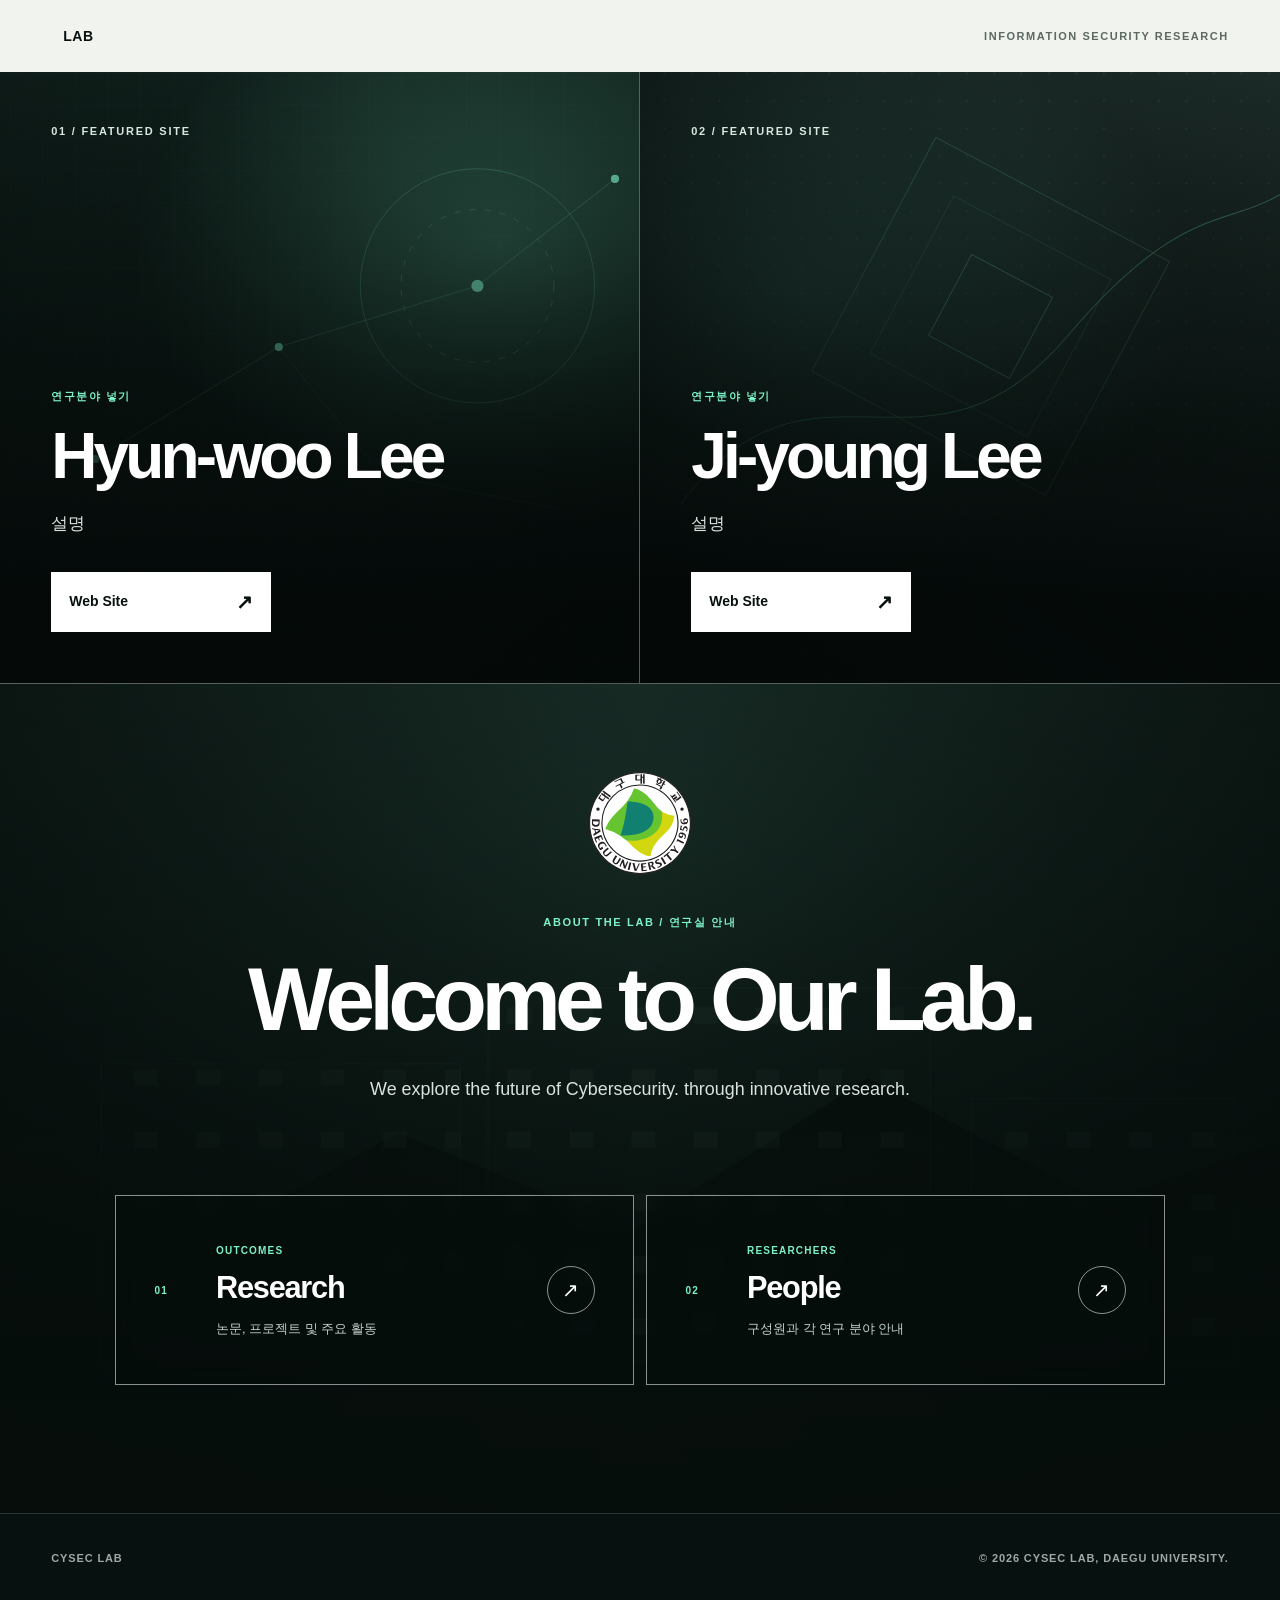
<file: webpage/index.html>
<!doctype html>
<html lang="en">
  <head>
    <meta charset="utf-8" />
    <meta name="viewport" content="width=device-width, initial-scale=1" />
    <meta
      name="description"
      content="연구 사이트와 연구실 정보를 연결하는 메인 페이지입니다."
    />
    <meta name="theme-color" content="#07110f" />

    <title>CySec Lab — Main</title>

    <link rel="icon" href="assets/Daegu_Univ_Logo.svg" type="image/svg+xml" />
    <link rel="stylesheet" href="styles.css" />
  </head>

  <body class="home-page">
    <a class="skip-link" href="#main-content">본문으로 바로가기</a>

    <!-- 상단바 -->
    <header class="site-header">
      <a class="site-label" href="index.html" aria-label="메인 페이지">
        <span class="site-label__mark" aria-hidden="true"></span>
        <span>LAB</span>
      </a>

      <p>INFORMATION SECURITY RESEARCH</p>
    </header>

    <main id="main-content">
      <h1 class="visually-hidden">대표 연구 사이트 및 연구실 안내</h1>

      <!-- ==========================================================
        이미지 교체 방법:
        현재 src의 placeholder 경로를 실제 이미지 경로로 교체하세요.
        예: assets/images/research-left.jpg
            assets/images/research-right.jpg

        파일만 같은 이름으로 넣으면 코드 수정 없이 바로 적용됩니다.
        권장 크기: 1600 × 1200 이상 / JPG 또는 WebP
      =========================================================== -->
      <section class="featured-sites" aria-label="대표 연구 사이트">
        <a class="featured-card" href="#">
          <img
            class="featured-card__image"
            src="assets/placeholders/research-01.svg"
            alt=""
            style="--image-position: center"
          />
          <span class="featured-card__shade" aria-hidden="true"></span>

          <span class="featured-card__number">01 / FEATURED SITE</span>
          <span class="featured-card__content">
            <!-- 아래 분류, 제목, 설명을 첫 번째 사이트 내용으로 교체하세요. -->
            <span class="featured-card__category">연구분야 넣기</span>
            <strong>Hyun-woo Lee</strong>
            <span class="featured-card__description">
              설명
            </span>
            <span class="featured-card__action">
              Web Site
              <span aria-hidden="true">↗</span>
            </span>
          </span>
        </a>

        <a class="featured-card" href="#">
          <img
            class="featured-card__image"
            src="assets/placeholders/research-02.svg"
            alt=""
            style="--image-position: center"
          />
          <span class="featured-card__shade" aria-hidden="true"></span>

          <span class="featured-card__number">02 / FEATURED SITE</span>
          <span class="featured-card__content">
            <!-- 아래 분류, 제목, 설명을 두 번째 사이트 내용으로 교체하세요. -->
            <span class="featured-card__category">연구분야 넣기</span>
            <strong>Ji-young Lee</strong>
            <span class="featured-card__description">
              설명
            </span>
            <span class="featured-card__action">
              Web Site
              <span aria-hidden="true">↗</span>
            </span>
          </span>
        </a>
      </section>

      <!-- ==========================================================
        BOTTOM AREA: 학교 또는 연구실 대표 이미지

        이미지 교체 방법:
        현재 src의 placeholder 경로를 실제 이미지 경로로 교체하세요.
        예: assets/images/campus.jpg

        권장 크기: 2400 × 1200 이상
        인물이나 건물이 잘리면 --image-position 값을 조절하세요.
        예시: style="--image-position: 60% center"
      =========================================================== -->
      <section class="lab-intro" aria-labelledby="lab-intro-title">
        <img class="daegu_logo" src="assets/Daegu_Univ_Logo.svg">
        <img
          class="lab-intro__image"
          src="assets/placeholders/campus.svg"
          alt=""
          style="--image-position: center"
        />
        <span class="lab-intro__shade" aria-hidden="true"></span>

        <div class="lab-intro__inner">
          <p class="lab-intro__eyebrow">ABOUT THE LAB / 연구실 안내</p>
          <h2 id="lab-intro-title">
            Welcome to Our Lab.
          </h2>
          <p class="lab-intro__description">
            We explore the future of Cybersecurity. through innovative research.
          </p>

          <nav class="lab-links" aria-label="연구실 상세 페이지">
            <a class="lab-link" href="https://sites.google.com/view/jykdu">
              <span class="lab-link__index">01</span>
              <span>
                <small>OUTCOMES</small>
                <strong>Research</strong>
                <span>논문, 프로젝트 및 주요 활동</span>
              </span>
              <span class="lab-link__arrow" aria-hidden="true">↗</span>
            </a>

            <a class="lab-link" href="https://ce.daegu.ac.kr/professor/list">
              <span class="lab-link__index">02</span>
              <span>
                <small>RESEARCHERS</small>
                <strong>People</strong>
                <span>구성원과 각 연구 분야 안내</span>
              </span>
              <span class="lab-link__arrow" aria-hidden="true">↗</span>
            </a>
          </nav>
        </div>
      </section>
    </main>

    <!-- 필요하지 않으면 아래 footer 전체를 삭제해도 됩니다. -->
    <footer class="site-footer">
      <p>Cysec Lab</p>
      <p>© <span data-year>2026</span> CySec Lab, Daegu University.</p>
    </footer>

    <script src="script.js" defer></script>
  </body>
</html>
</file>
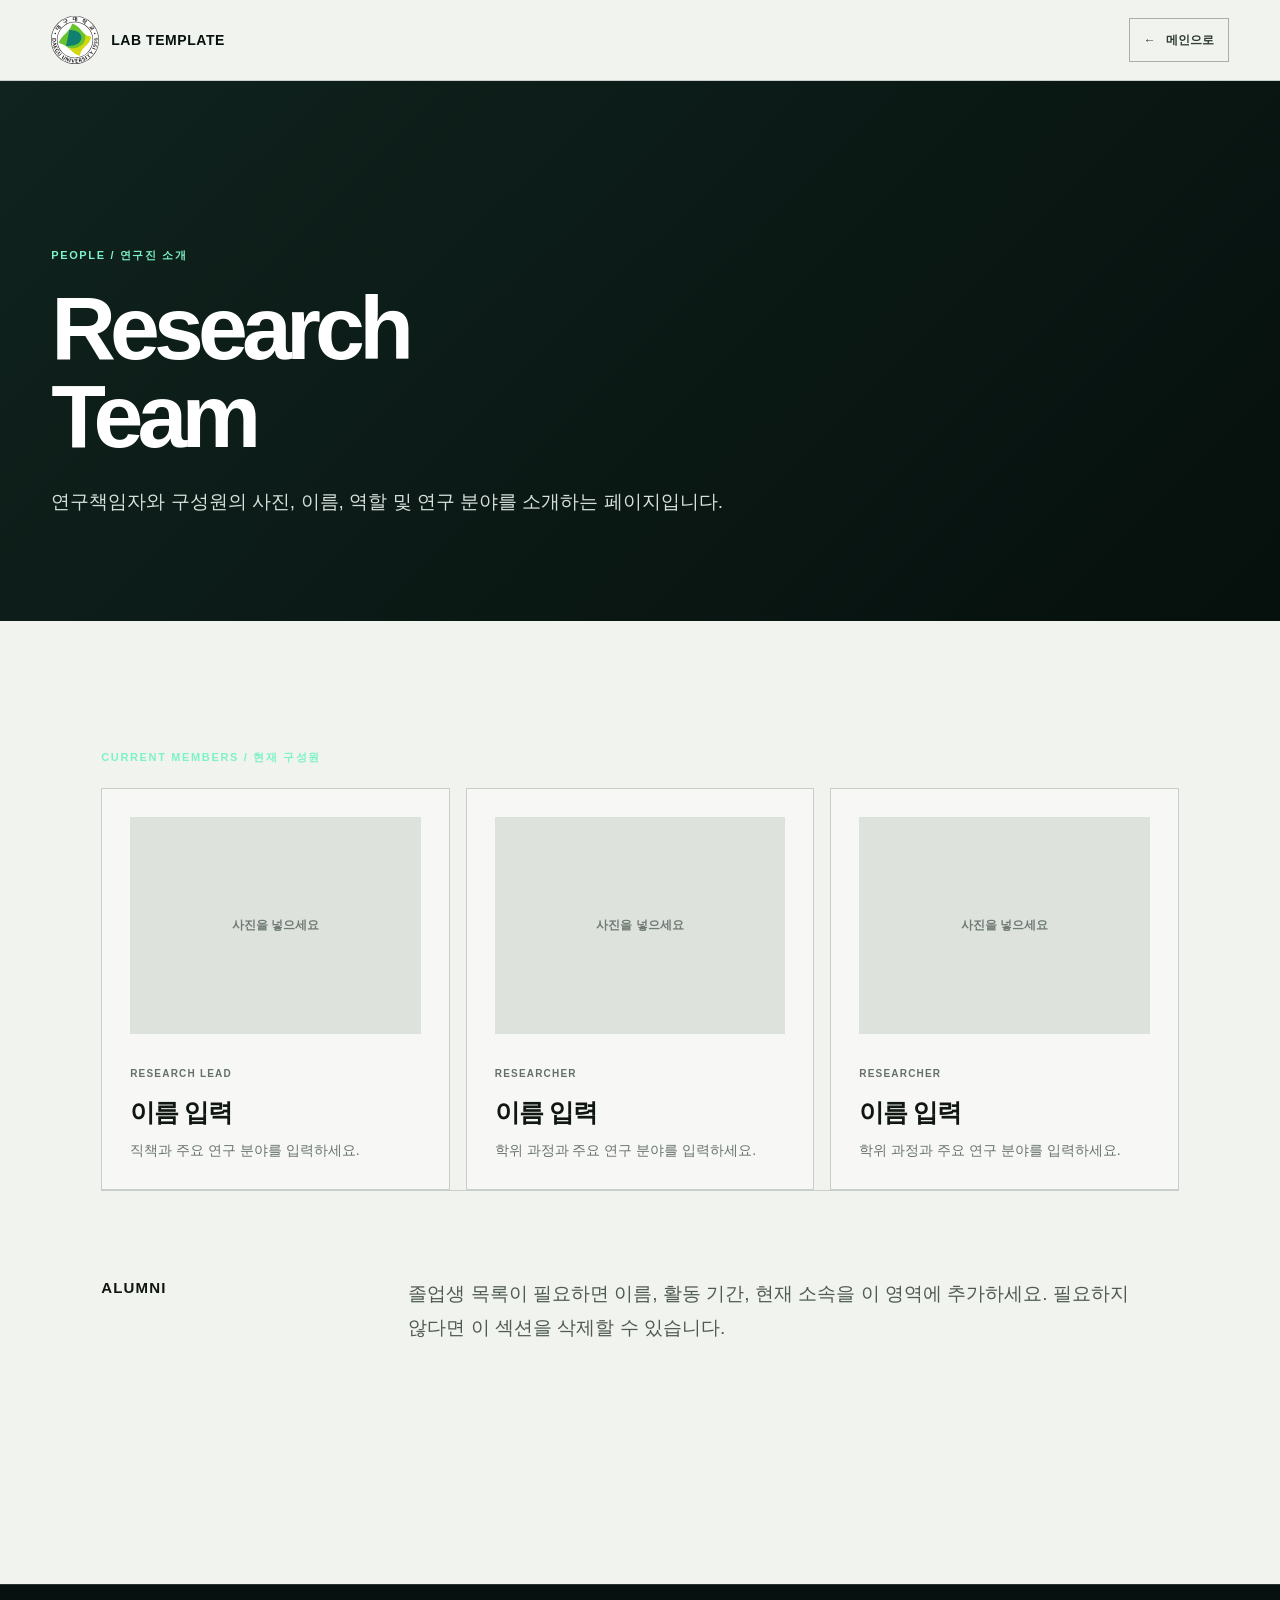
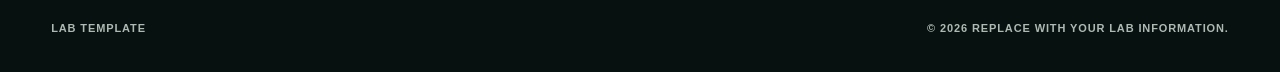
<file: webpage/people.html>
<!doctype html>
<html lang="ko">
  <head>
    <meta charset="utf-8" />
    <meta name="viewport" content="width=device-width, initial-scale=1" />
    <meta name="description" content="연구진 소개 페이지 템플릿입니다." />
    <title>연구진 소개 — People Template</title>
    <link rel="icon" href="assets/Daegu_Univ_Logo.svg" type="image/svg+xml" />
    <link rel="stylesheet" href="styles.css" />
  </head>

  <body class="sub-page">
    <a class="skip-link" href="#main-content">본문으로 바로가기</a>

    <header class="site-header">
      <a class="site-label" href="index.html">
        <img class="site-label__logo" src="assets/Daegu_Univ_Logo.svg" alt="" width="48" height="48" />
        <span>LAB TEMPLATE</span>
      </a>
      <a class="sub-header__back" href="index.html"><span aria-hidden="true">←</span> 메인으로</a>
    </header>

    <main id="main-content">
      <section class="sub-hero sub-hero--plain" aria-labelledby="page-title">
        <div class="sub-hero__inner">
          <p class="sub-hero__eyebrow">PEOPLE / 연구진 소개</p>
          <h1 id="page-title">Research<br />Team</h1>
          <p class="sub-hero__lead">
            연구책임자와 구성원의 사진, 이름, 역할 및 연구 분야를 소개하는 페이지입니다.
          </p>
        </div>
      </section>

      <div class="sub-content">
        <!--
          이름과 사진은 모두 비워 둔 템플릿입니다.
          person-card를 복사하거나 삭제하여 실제 인원수에 맞추세요.
        -->
        <p class="section-kicker">CURRENT MEMBERS / 현재 구성원</p>

        <section class="people-grid" aria-label="연구진 목록">
          <article class="person-card">
            <div class="person-card__photo">사진을 넣으세요</div>
            <small>RESEARCH LEAD</small>
            <h2>이름 입력</h2>
            <p>직책과 주요 연구 분야를 입력하세요.</p>
          </article>

          <article class="person-card">
            <div class="person-card__photo">사진을 넣으세요</div>
            <small>RESEARCHER</small>
            <h2>이름 입력</h2>
            <p>학위 과정과 주요 연구 분야를 입력하세요.</p>
          </article>

          <article class="person-card">
            <div class="person-card__photo">사진을 넣으세요</div>
            <small>RESEARCHER</small>
            <h2>이름 입력</h2>
            <p>학위 과정과 주요 연구 분야를 입력하세요.</p>
          </article>
        </section>

        <section class="content-section people-note">
          <h2>Alumni</h2>
          <div class="content-section__body">
            <p>
              졸업생 목록이 필요하면 이름, 활동 기간, 현재 소속을 이 영역에 추가하세요.
              필요하지 않다면 이 섹션을 삭제할 수 있습니다.
            </p>
          </div>
        </section>
      </div>
    </main>

    <footer class="site-footer">
      <p>LAB TEMPLATE</p>
      <p>© <span data-year>2026</span> Replace with your lab information.</p>
    </footer>

    <script src="script.js" defer></script>
  </body>
</html>
</file>
<file: styles.css>
/*
 * 스타일 진입점
 * 실제 규칙은 기능별 파일에서 관리합니다.
 */
@import url("./styles/base.css?v=20260813-18");
@import url("./styles/layout.css?v=20260813-18");
@import url("./styles/featured.css?v=20260820-2");
@import url("./styles/product-modal.css?v=20260814-9");
@import url("./styles/professor-modal.css?v=20260820-11");
@import url("./styles/lab-intro.css?v=20260820-2");
</file>
<file: webpage/styles.css>
/* ================================================================
   Research Lab Website Template

   구성:
   1. 공통 요소
   2. 메인 페이지
   3. 서브페이지
   4. 반응형

   이미지와 문구만 교체하면 사용할 수 있도록 단순하게 작성했습니다.
   ================================================================ */

:root {
  color-scheme: dark;
  --ink: #07110f;
  --ink-soft: #0d1a17;
  --paper: #f1f3ee;
  --white: #ffffff;
  --text-light: #d9e2de;
  --muted-light: #9eaaa5;
  --accent: #7df2c7;
  --line-light: rgba(255, 255, 255, 0.28);
  --line-dark: #c8cfca;
  --page-padding: clamp(20px, 4vw, 64px);
  --content-width: 1440px;
  --ease-out: cubic-bezier(0.16, 1, 0.3, 1);
}

* {
  box-sizing: border-box;
}

html {
  min-width: 320px;
  scroll-behavior: smooth;
}

body {
  min-width: 320px;
  margin: 0;
  overflow-x: hidden;
  color: var(--white);
  background: var(--ink);
  font-family: "Pretendard", "SUIT", "Noto Sans KR", "Apple SD Gothic Neo",
    "Segoe UI", Arial, sans-serif;
  line-height: 1.5;
  word-break: keep-all;
  -webkit-font-smoothing: antialiased;
}

img {
  display: block;
  max-width: 100%;
}

a {
  color: inherit;
  text-decoration: none;
}

p,
h1,
h2 {
  margin-top: 0;
}

:focus-visible {
  outline: 3px solid var(--accent);
  outline-offset: -6px;
}

::selection {
  color: var(--ink);
  background: var(--accent);
}

.visually-hidden {
  position: absolute;
  width: 1px;
  height: 1px;
  padding: 0;
  overflow: hidden;
  clip: rect(0, 0, 0, 0);
  white-space: nowrap;
  border: 0;
}

.skip-link {
  position: fixed;
  z-index: 1000;
  top: 12px;
  left: 12px;
  padding: 12px 18px;
  color: var(--ink);
  background: var(--accent);
  font-weight: 800;
  transform: translateY(-160%);
  transition: transform 180ms ease;
}

.skip-link:focus {
  transform: translateY(0);
}

/* ----------------------------------------------------------------
   공통 헤더와 푸터
   ---------------------------------------------------------------- */

.site-header {
  display: flex;
  min-height: 72px;
  align-items: center;
  justify-content: space-between;
  gap: 24px;
  padding: 16px var(--page-padding);
  color: var(--ink);
  background: var(--paper);
}

.site-label {
  display: inline-flex;
  align-items: center;
  gap: 12px;
  font-size: 14px;
  font-weight: 900;
  letter-spacing: 0.04em;
}

.site-label__logo {
  display: block;
  width: 48px;
  height: 48px;
  flex: 0 0 auto;
  object-fit: contain;
}

.site-header > p {
  margin-bottom: 0;
  color: #5d6863;
  font-size: 11px;
  font-weight: 800;
  letter-spacing: 0.14em;
}

.site-footer {
  display: flex;
  min-height: 88px;
  align-items: center;
  justify-content: space-between;
  gap: 30px;
  padding: 24px var(--page-padding);
  color: var(--muted-light);
  border-top: 1px solid rgba(255, 255, 255, 0.14);
  background: var(--ink);
  font-size: 11px;
  font-weight: 700;
  letter-spacing: 0.08em;
  text-transform: uppercase;
}

.site-footer p {
  margin-bottom: 0;
}

/* ----------------------------------------------------------------
   메인: 상단 두 개의 대표 사이트
   ---------------------------------------------------------------- */

.featured-sites {
  display: grid;
  grid-template-columns: repeat(2, minmax(0, 1fr));
}

.featured-card {
  position: relative;
  display: grid;
  min-height: clamp(580px, 68vh, 840px);
  overflow: hidden;
  isolation: isolate;
  align-content: end;
  padding: clamp(28px, 4vw, 64px);
  border-bottom: 1px solid var(--line-light);
  background:
    radial-gradient(circle at 75% 20%, rgba(125, 242, 199, 0.18), transparent 24%),
    linear-gradient(135deg, #152621, #07110f);
}

.featured-card:first-child {
  border-right: 1px solid var(--line-light);
}

.featured-card__image,
.featured-card__shade {
  position: absolute;
  z-index: -2;
  inset: 0;
  width: 100%;
  height: 100%;
}

.featured-card__image {
  object-fit: cover;
  object-position: var(--image-position, center);
  transition: transform 800ms var(--ease-out), filter 800ms ease;
}

/* 이미지 파일이 아직 없거나 로딩되지 않아도 배경색과 텍스트는 유지됩니다. */
.featured-card__image:not([src]),
.featured-card__image[src=""] {
  display: none;
}

.featured-card__shade {
  z-index: -1;
  background:
    linear-gradient(180deg, rgba(4, 9, 8, 0.16), rgba(4, 9, 8, 0.94) 86%),
    linear-gradient(90deg, rgba(4, 9, 8, 0.38), transparent 60%);
}

.featured-card__number {
  position: absolute;
  top: clamp(28px, 4vw, 52px);
  left: clamp(28px, 4vw, 64px);
  color: #d8e7e0;
  font-size: 11px;
  font-weight: 800;
  letter-spacing: 0.16em;
}

.featured-card__content {
  display: flex;
  max-width: 640px;
  flex-direction: column;
  align-items: flex-start;
}

.featured-card__category {
  margin-bottom: 20px;
  color: var(--accent);
  font-size: 11px;
  font-weight: 850;
  letter-spacing: 0.14em;
}

.featured-card__content > strong {
  max-width: 660px;
  margin-bottom: 22px;
  font-size: clamp(42px, 5vw, 82px);
  font-weight: 650;
  letter-spacing: -0.06em;
  line-height: 0.98;
}

.featured-card__description {
  max-width: 540px;
  margin-bottom: 34px;
  color: var(--text-light);
  font-size: clamp(15px, 1.3vw, 18px);
  line-height: 1.7;
}

.featured-card__action {
  display: inline-flex;
  min-width: 220px;
  min-height: 58px;
  align-items: center;
  justify-content: space-between;
  gap: 30px;
  padding: 15px 18px;
  color: var(--ink);
  background: var(--white);
  font-size: 14px;
  font-weight: 850;
  transition: background 220ms ease, transform 220ms var(--ease-out);
}

.featured-card__action > span {
  font-size: 20px;
}

.featured-card:hover .featured-card__image {
  filter: saturate(1.08) contrast(1.04);
  transform: scale(1.035);
}

.featured-card:hover .featured-card__action {
  background: var(--accent);
  transform: translateY(-3px);
}

/* ----------------------------------------------------------------
   메인: 하단 학교/연구실 영역
   ---------------------------------------------------------------- */

.daegu_logo {
  display: block;
  width: clamp(72px, 8vw, 120px);
  height: auto;
  justify-self: center;
  transform: translateY(-40px);

}

.lab-intro__description{
  white-space: nowrap;
}

.lab-intro {
  position: relative;
  display: grid;
  min-height: clamp(650px, 78vh, 920px);
  overflow: hidden;
  isolation: isolate;
  place-items: center;
  padding: clamp(88px, 10vw, 160px) var(--page-padding);
  background:
    radial-gradient(circle at 50% 25%, rgba(125, 242, 199, 0.18), transparent 26%),
    #0c1916;
}

.lab-intro__image,
.lab-intro__shade {
  position: absolute;
  z-index: -2;
  inset: 0;
  width: 100%;
  height: 100%;
}

.lab-intro__image {
  object-fit: cover;
  object-position: var(--image-position, center);
}

.lab-intro__shade {
  z-index: -1;
  background:
    linear-gradient(180deg, rgba(5, 12, 10, 0.58), rgba(5, 12, 10, 0.9)),
    linear-gradient(90deg, rgba(5, 12, 10, 0.58), transparent 50%, rgba(5, 12, 10, 0.58));
}

.lab-intro__inner {
  width: min(100%, var(--content-width));
  margin-inline: auto;
  text-align: center;
}

.lab-intro__eyebrow {
  margin-bottom: 24px;
  color: var(--accent);
  font-size: 11px;
  font-weight: 850;
  letter-spacing: 0.15em;
}

.lab-intro h2 {
  margin-bottom: 30px;
  font-size: clamp(52px, 7vw, 108px);
  font-weight: 620;
  letter-spacing: -0.065em;
  line-height: 1;
}

.lab-intro__description {
  max-width: 630px;
  margin: 0 auto clamp(56px, 7vw, 90px);
  color: var(--text-light);
  font-size: clamp(16px, 1.4vw, 20px);
  line-height: 1.75;
}

.lab-links {
  display: grid;
  max-width: 1050px;
  margin-inline: auto;
  grid-template-columns: repeat(2, minmax(0, 1fr));
  gap: 12px;
  text-align: left;
}

.lab-link {
  display: grid;
  min-height: 190px;
  grid-template-columns: 36px 1fr auto;
  gap: clamp(18px, 2vw, 28px);
  align-items: center;
  padding: clamp(24px, 3vw, 40px);
  border: 1px solid rgba(255, 255, 255, 0.54);
  background: rgba(5, 12, 10, 0.5);
  backdrop-filter: blur(12px);
  transition: color 250ms ease, background 250ms ease, transform 250ms var(--ease-out);
}

.lab-link__index,
.lab-link small {
  color: var(--accent);
  font-size: 10px;
  font-weight: 850;
  letter-spacing: 0.12em;
}

.lab-link > span:nth-child(2) {
  display: flex;
  flex-direction: column;
}

.lab-link strong {
  margin: 7px 0 8px;
  font-size: clamp(24px, 2.4vw, 36px);
  font-weight: 650;
  letter-spacing: -0.04em;
}

.lab-link > span:nth-child(2) > span {
  color: #c6d0cc;
  font-size: 13px;
}

.lab-link__arrow {
  display: grid;
  width: 48px;
  height: 48px;
  place-items: center;
  border: 1px solid rgba(255, 255, 255, 0.55);
  border-radius: 50%;
  font-size: 20px;
}

.lab-link:hover {
  color: var(--ink);
  background: var(--accent);
  transform: translateY(-5px);
}

.lab-link:hover .lab-link__index,
.lab-link:hover small,
.lab-link:hover > span:nth-child(2) > span {
  color: #27423a;
}

.lab-link:hover .lab-link__arrow {
  border-color: var(--ink);
}

/* ----------------------------------------------------------------
   서브페이지 공통
   ---------------------------------------------------------------- */

.sub-page {
  color: #101713;
  background: var(--paper);
}

.sub-page .site-header {
  border-bottom: 1px solid var(--line-dark);
}

.sub-header__back {
  display: inline-flex;
  min-height: 44px;
  align-items: center;
  gap: 10px;
  padding: 0 14px;
  border: 1px solid #a8b0ab;
  color: #303b36;
  font-size: 12px;
  font-weight: 800;
}

.sub-header__back:hover {
  color: var(--white);
  border-color: var(--ink);
  background: var(--ink);
}

.sub-hero {
  position: relative;
  display: grid;
  min-height: 540px;
  overflow: hidden;
  isolation: isolate;
  align-content: end;
  padding: clamp(70px, 10vw, 140px) var(--page-padding) clamp(60px, 8vw, 110px);
  color: var(--white);
  background: linear-gradient(135deg, #10231e, #06100d);
}

.sub-hero__inner,
.sub-content {
  width: min(100%, 1180px);
  margin-inline: auto;
}

.sub-hero__eyebrow,
.section-kicker {
  margin-bottom: 22px;
  color: var(--accent);
  font-size: 11px;
  font-weight: 850;
  letter-spacing: 0.15em;
  text-transform: uppercase;
}

.sub-hero h1 {
  max-width: 950px;
  margin-bottom: 24px;
  font-size: clamp(52px, 7vw, 104px);
  font-weight: 620;
  letter-spacing: -0.065em;
  line-height: 0.98;
}

.sub-hero__lead {
  max-width: 680px;
  margin-bottom: 0;
  color: #d6dfdb;
  font-size: clamp(16px, 1.5vw, 20px);
  line-height: 1.75;
}

.sub-content {
  padding-block: clamp(80px, 10vw, 140px);
  padding-inline: var(--page-padding);
}

.content-section {
  display: grid;
  grid-template-columns: minmax(150px, 0.42fr) minmax(0, 1.58fr);
  gap: clamp(35px, 8vw, 110px);
  padding-block: clamp(50px, 7vw, 86px);
  border-top: 1px solid var(--line-dark);
}

.content-section h2 {
  margin-bottom: 0;
  font-size: 15px;
  font-weight: 850;
  letter-spacing: 0.08em;
  text-transform: uppercase;
}

.content-section__body > p {
  max-width: 800px;
  margin-bottom: 24px;
  color: #4f5a55;
  font-size: clamp(17px, 1.5vw, 21px);
  line-height: 1.8;
}

.people-grid {
  display: grid;
  grid-template-columns: repeat(3, minmax(0, 1fr));
  gap: 16px;
}

.person-card {
  padding: 28px;
  border: 1px solid var(--line-dark);
  background: #f7f8f5;
}

.person-card__photo {
  display: grid;
  aspect-ratio: 4 / 3;
  margin-bottom: 26px;
  place-items: center;
  color: #707b75;
  background: #dde2dd;
  font-size: 12px;
  font-weight: 750;
}

.person-card small {
  color: #647069;
  font-size: 10px;
  font-weight: 850;
  letter-spacing: 0.12em;
}

.person-card h2 {
  margin: 10px 0 8px;
  font-size: 25px;
  font-weight: 650;
  letter-spacing: -0.04em;
}

.person-card p {
  margin-bottom: 0;
  color: #68736d;
  font-size: 14px;
}

.sub-page .site-footer {
  color: #aeb9b4;
}

/* ----------------------------------------------------------------
   반응형
   ---------------------------------------------------------------- */

@media (max-width: 900px) {
  .featured-sites {
    grid-template-columns: 1fr;
  }

  .featured-card {
    min-height: min(680px, 82svh);
  }

  .featured-card:first-child {
    border-right: 0;
  }

  .featured-card__content > strong {
    font-size: clamp(44px, 10vw, 72px);
  }

  .content-section {
    grid-template-columns: 1fr;
    gap: 24px;
  }

  .people-grid {
    grid-template-columns: repeat(2, minmax(0, 1fr));
  }
}

@media (max-width: 620px) {
  .site-header {
    min-height: 66px;
  }

  .site-header > p {
    display: none;
  }

  .featured-card {
    min-height: 540px;
    padding: 28px 20px;
  }

  .featured-card__number {
    top: 26px;
    left: 20px;
  }

  .featured-card__content > strong {
    font-size: clamp(41px, 13vw, 60px);
  }

  .featured-card__action {
    width: 100%;
  }

  .lab-intro {
    min-height: 760px;
    padding-inline: 20px;
  }

  .lab-intro h2 {
    font-size: clamp(46px, 14vw, 66px);
  }

  .lab-links {
    grid-template-columns: 1fr;
  }

  .lab-link {
    min-height: 154px;
    grid-template-columns: 28px 1fr 40px;
    padding: 22px;
  }

  .lab-link__arrow {
    width: 40px;
    height: 40px;
  }

  .site-footer {
    align-items: flex-start;
    flex-direction: column;
    gap: 8px;
  }

  .sub-hero {
    min-height: 500px;
  }

  .sub-hero h1 {
    font-size: clamp(48px, 14vw, 72px);
  }

  .sub-content {
    padding-inline: 20px;
  }

  .people-grid {
    grid-template-columns: 1fr;
  }
}

@media (prefers-reduced-motion: reduce) {
  html {
    scroll-behavior: auto;
  }

  *,
  *::before,
  *::after {
    animation-duration: 0.01ms !important;
    animation-iteration-count: 1 !important;
    transition-duration: 0.01ms !important;
  }
}
</file>
